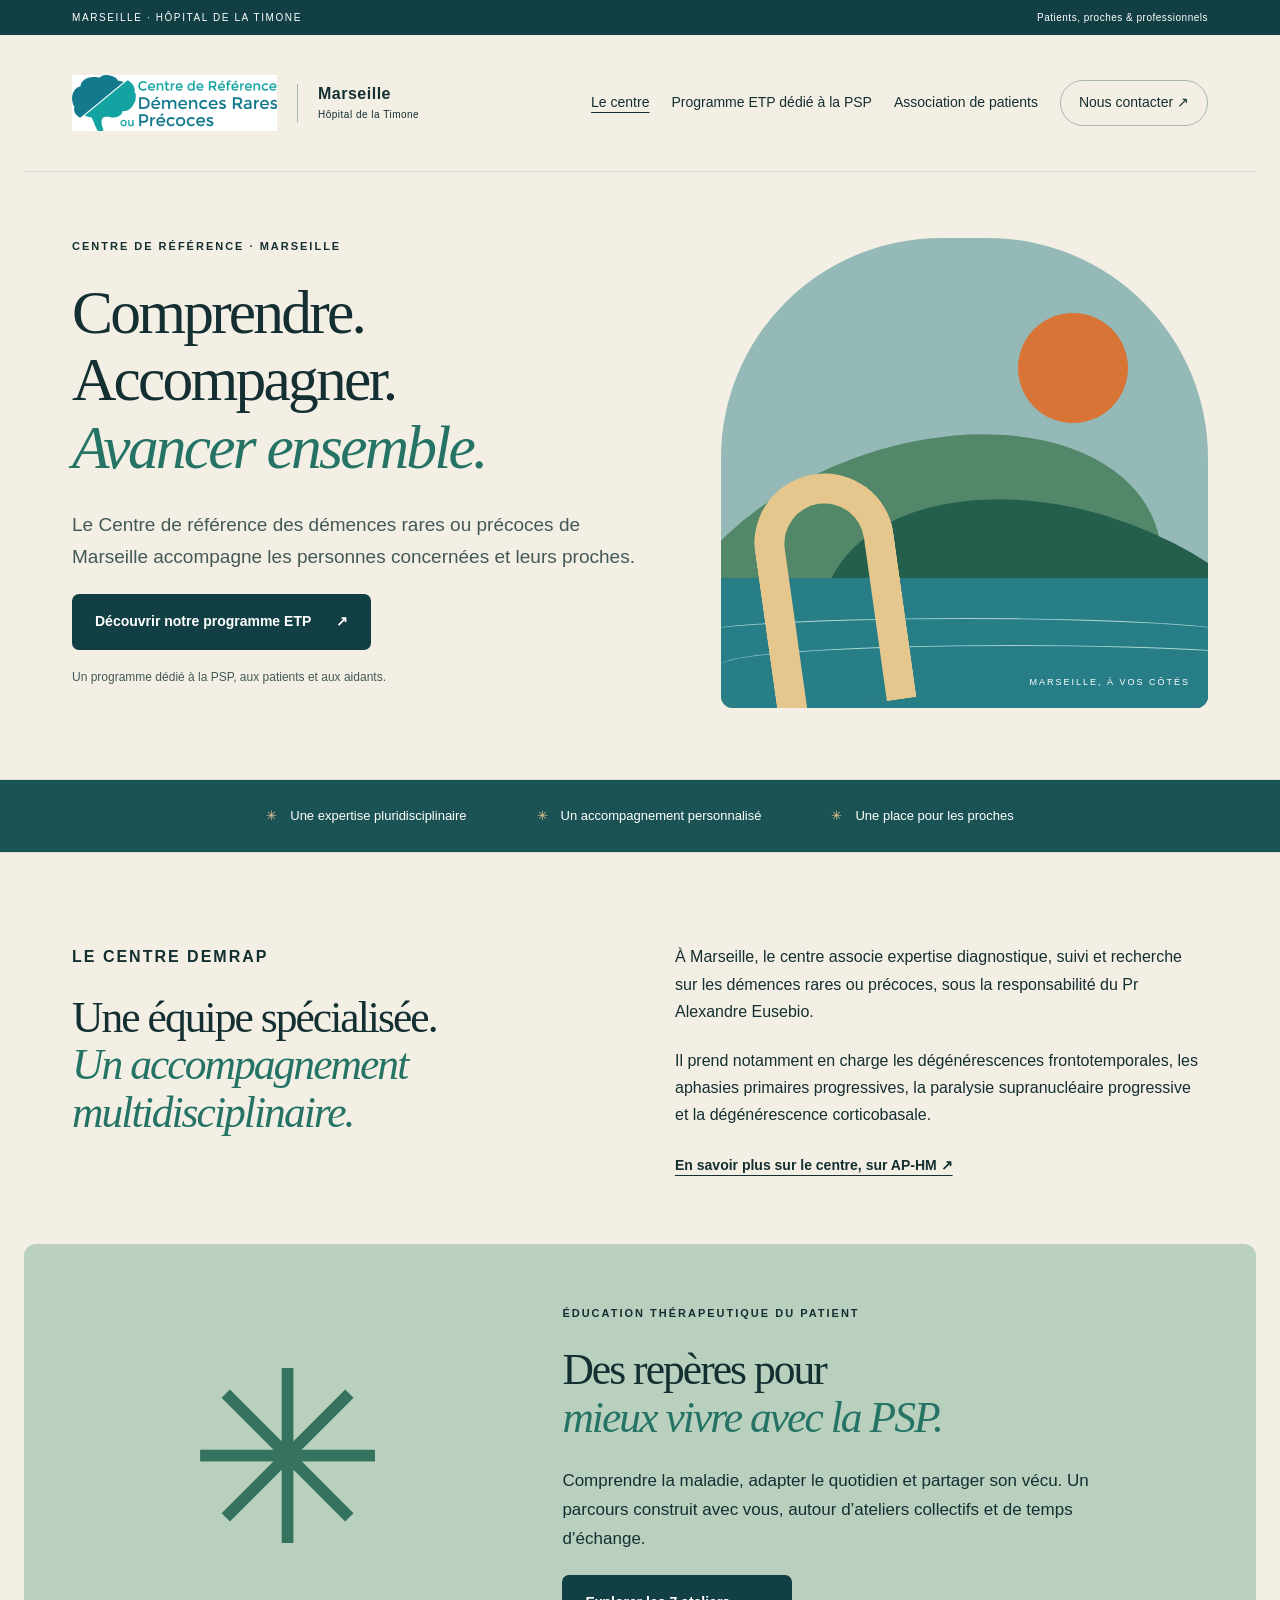
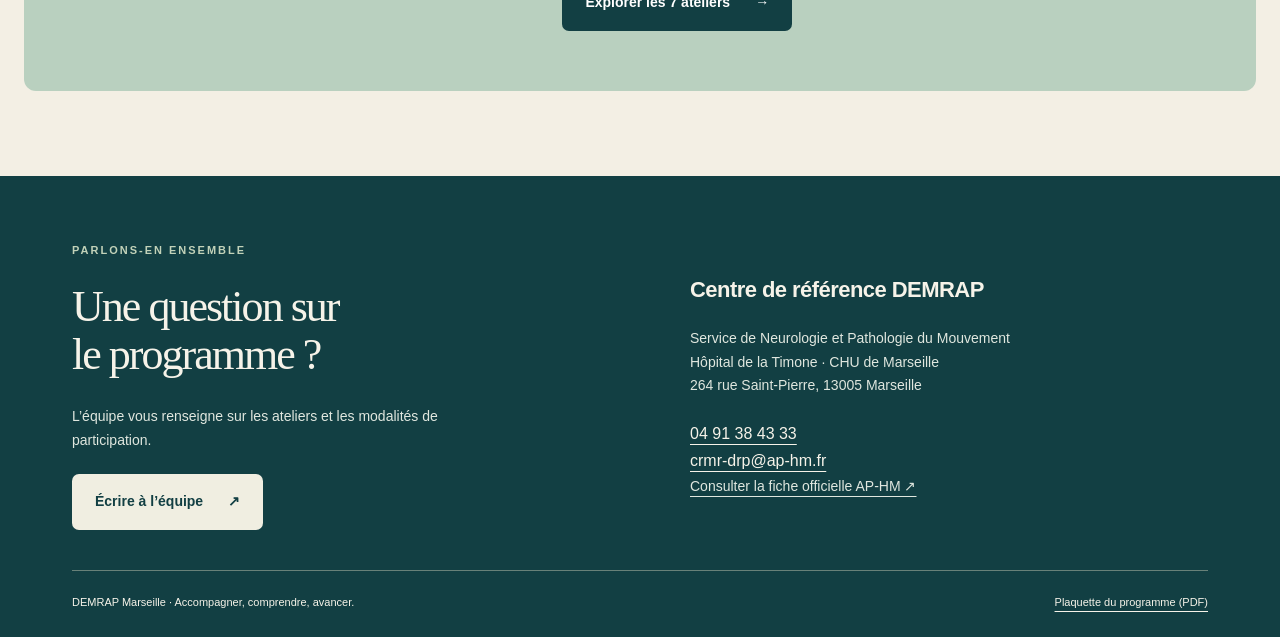
<file: index.html>
<!doctype html><html lang="fr"><head><meta charset="utf-8"><meta name="viewport" content="width=device-width,initial-scale=1"><title>Centre de référence des démences rares ou précoces | DEMRAP Marseille</title><meta name="description" content="Le centre de référence des démences rares ou précoces de Marseille et son programme d’éducation thérapeutique PSP pour les patients et leurs proches."><link rel="icon" href="assets/favicon.svg" type="image/svg+xml"><link rel="stylesheet" href="assets/style.css"><link rel="stylesheet" href="assets/association.css"></head><body><a class="skip" href="#contenu">Aller au contenu</a><div class="topline">MARSEILLE · HÔPITAL DE LA TIMONE <span>Patients, proches & professionnels</span></div><header><a class="brand" href="index.html"><img class="official-logo" src="assets/logo-demrap.png" alt="Centre de référence des démences rares ou précoces"><span class="brand-location">Marseille<span class="brand-sub">Hôpital de la Timone</span></span></a><nav aria-label="Navigation principale"><a aria-current="page" href="index.html">Le centre</a><a  href="programme-etp.html">Programme ETP dédié à la PSP</a><a  href="association-patients.html">Association de patients</a><a class="nav-contact" href="#contact">Nous contacter <span aria-hidden="true">↗</span></a></nav></header><main id="contenu"><section class="hero wrap"><div><p class="eyebrow">CENTRE DE RÉFÉRENCE · MARSEILLE</p><h1>Comprendre.<br>Accompagner.<br><em>Avancer ensemble.</em></h1><p class="lead">Le Centre de référence des démences rares ou précoces de Marseille accompagne les personnes concernées et leurs proches.</p><a class="button" href="programme-etp.html">Découvrir notre programme ETP <span aria-hidden="true">↗</span></a><p class="small">Un programme dédié à la PSP, aux patients et aux aidants.</p></div><div class="art" role="img" aria-label="Illustration abstraite d’un paysage méditerranéen : soleil, collines et mer"><div class="sun"></div><div class="hill hill-back"></div><div class="hill hill-front"></div><div class="sea"></div><div class="wave w1"></div><div class="wave w2"></div><div class="arch"></div><span class="art-caption">MARSEILLE, À VOS CÔTÉS</span></div></section><div class="ribbon"><span>Une expertise pluridisciplinaire</span><span>Un accompagnement personnalisé</span><span>Une place pour les proches</span></div><section class="wrap centre"><div><p class="eyebrow">LE CENTRE DEMRAP</p><h2>Une équipe spécialisée.<br><em>Un accompagnement multidisciplinaire.</em></h2></div><div><p>À Marseille, le centre associe expertise diagnostique, suivi et recherche sur les démences rares ou précoces, sous la responsabilité du Pr Alexandre Eusebio.</p><p>Il prend notamment en charge les dégénérescences frontotemporales, les aphasies primaires progressives, la paralysie supranucléaire progressive et la dégénérescence corticobasale.</p><a class="text-link" href="https://fr.ap-hm.fr/site/maladiesrares/crmr-constitutif-des-demences-rares-ou-precoces" target="_blank" rel="noopener">En savoir plus sur le centre, sur AP-HM ↗</a></div></section><section class="program-feature wrap"><div class="feature-symbol" aria-hidden="true">✳</div><div><p class="eyebrow">ÉDUCATION THÉRAPEUTIQUE DU PATIENT</p><h2>Des repères pour<br><em>mieux vivre avec la PSP.</em></h2><p>Comprendre la maladie, adapter le quotidien et partager son vécu. Un parcours construit avec vous, autour d’ateliers collectifs et de temps d’échange.</p><a class="button" href="programme-etp.html">Explorer les 7 ateliers <span aria-hidden="true">→</span></a></div></section></main><footer id="contact"><div><span class="eyebrow">PARLONS-EN ENSEMBLE</span><h2>Une question sur<br>le programme ?</h2><p>L’équipe vous renseigne sur les ateliers et les modalités de participation.</p><a class="button light" href="mailto:crmr-drp@ap-hm.fr">Écrire à l’équipe <span aria-hidden="true">↗</span></a></div><div class="contact-info"><h3>Centre de référence DEMRAP</h3><p>Service de Neurologie et Pathologie du Mouvement<br>Hôpital de la Timone · CHU de Marseille<br>264 rue Saint-Pierre, 13005 Marseille</p><a href="tel:+33491384333">04 91 38 43 33</a><br><a href="mailto:crmr-drp@ap-hm.fr">crmr-drp@ap-hm.fr</a><p><a href="https://fr.ap-hm.fr/site/maladiesrares/crmr-constitutif-des-demences-rares-ou-precoces" target="_blank" rel="noopener">Consulter la fiche officielle AP-HM ↗</a></p></div><div class="footer-bottom"><span>DEMRAP Marseille · Accompagner, comprendre, avancer.</span><a href="assets/programme-etp-psp.pdf">Plaquette du programme (PDF)</a></div></footer></body></html>
</file>
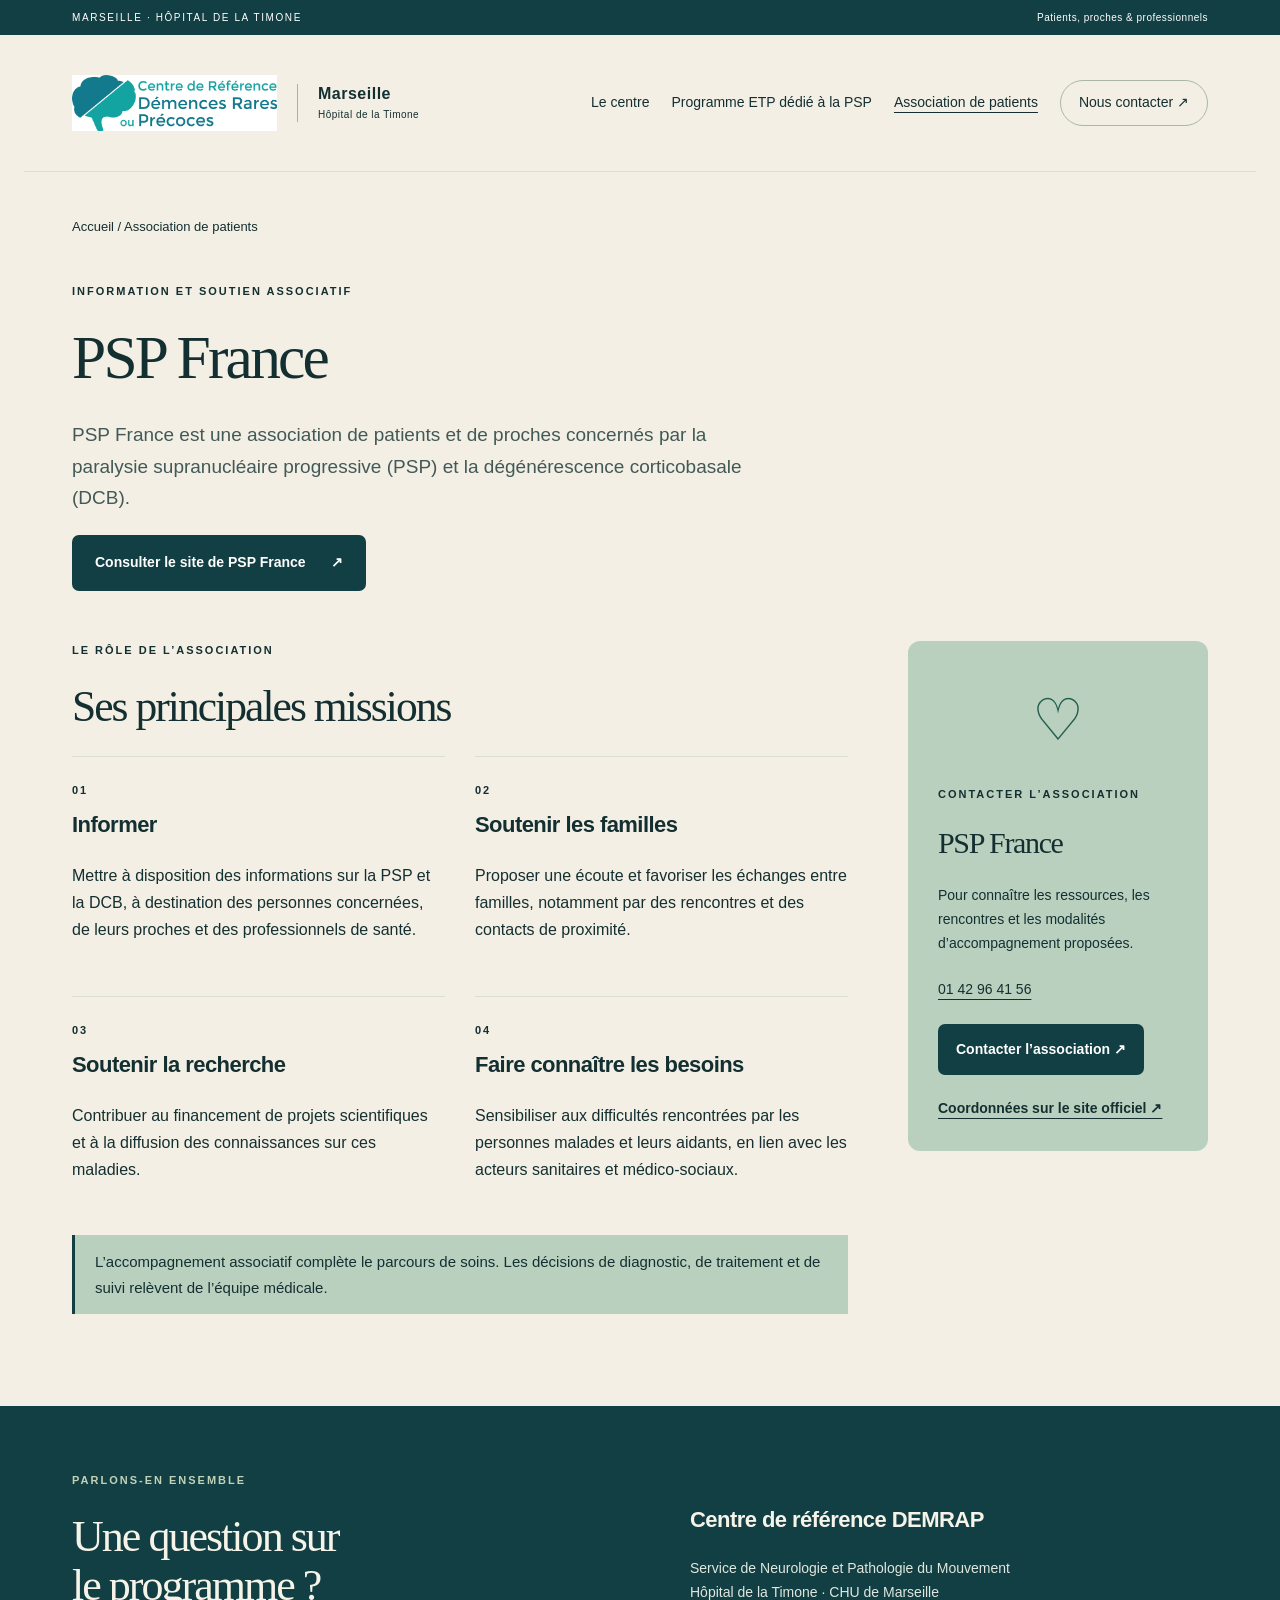
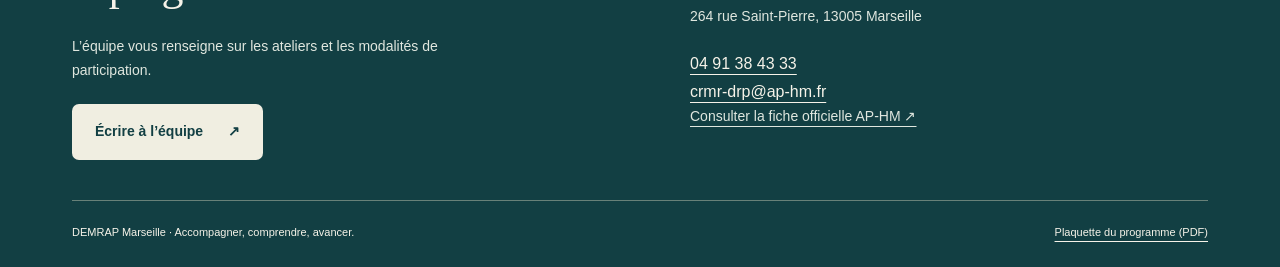
<file: association-patients.html>
<!doctype html><html lang="fr"><head><meta charset="utf-8"><meta name="viewport" content="width=device-width,initial-scale=1"><title>Association de patients · PSP France | DEMRAP Marseille</title><meta name="description" content="Le centre de référence des démences rares ou précoces de Marseille et son programme d’éducation thérapeutique PSP pour les patients et leurs proches."><link rel="icon" href="assets/favicon.svg" type="image/svg+xml"><link rel="stylesheet" href="assets/style.css"><link rel="stylesheet" href="assets/association.css"></head><body><a class="skip" href="#contenu">Aller au contenu</a><div class="topline">MARSEILLE · HÔPITAL DE LA TIMONE <span>Patients, proches & professionnels</span></div><header><a class="brand" href="index.html"><img class="official-logo" src="assets/logo-demrap.png" alt="Centre de référence des démences rares ou précoces"><span class="brand-location">Marseille<span class="brand-sub">Hôpital de la Timone</span></span></a><nav aria-label="Navigation principale"><a  href="index.html">Le centre</a><a  href="programme-etp.html">Programme ETP dédié à la PSP</a><a aria-current="page" href="association-patients.html">Association de patients</a><a class="nav-contact" href="#contact">Nous contacter <span aria-hidden="true">↗</span></a></nav></header><main id="contenu"><section class="page-intro wrap association-intro"><a class="breadcrumb" href="index.html">Accueil / Association de patients</a><p class="eyebrow">INFORMATION ET SOUTIEN ASSOCIATIF</p><h1>PSP France</h1><p class="lead">PSP France est une association de patients et de proches concernés par la paralysie supranucléaire progressive (PSP) et la dégénérescence corticobasale (DCB).</p><a class="button" href="https://pspfrance.org/" target="_blank" rel="noopener noreferrer">Consulter le site de PSP France <span aria-hidden="true">↗</span></a></section>
 <section class="wrap association-layout"><div><p class="eyebrow">LE RÔLE DE L’ASSOCIATION</p><h2>Ses principales missions</h2><div class="mission-grid"><article class="mission"><span class="eyebrow">01</span><h3>Informer</h3><p>Mettre à disposition des informations sur la PSP et la DCB, à destination des personnes concernées, de leurs proches et des professionnels de santé.</p></article><article class="mission"><span class="eyebrow">02</span><h3>Soutenir les familles</h3><p>Proposer une écoute et favoriser les échanges entre familles, notamment par des rencontres et des contacts de proximité.</p></article><article class="mission"><span class="eyebrow">03</span><h3>Soutenir la recherche</h3><p>Contribuer au financement de projets scientifiques et à la diffusion des connaissances sur ces maladies.</p></article><article class="mission"><span class="eyebrow">04</span><h3>Faire connaître les besoins</h3><p>Sensibiliser aux difficultés rencontrées par les personnes malades et leurs aidants, en lien avec les acteurs sanitaires et médico-sociaux.</p></article></div><p class="care-note">L’accompagnement associatif complète le parcours de soins. Les décisions de diagnostic, de traitement et de suivi relèvent de l’équipe médicale.</p></div>
 <aside class="association-card"><span class="aside-symbol" aria-hidden="true">♡</span><p class="eyebrow">CONTACTER L’ASSOCIATION</p><h2>PSP France</h2><p>Pour connaître les ressources, les rencontres et les modalités d’accompagnement proposées.</p><p><a href="tel:+33142964156">01 42 96 41 56</a></p><p><a class="button" href="https://pspfrance.org/contact-fr">Contacter l’association ↗</a></p><a class="text-link" href="https://pspfrance.org/contact-fr" target="_blank" rel="noopener noreferrer">Coordonnées sur le site officiel ↗</a></aside></section>
</main><footer id="contact"><div><span class="eyebrow">PARLONS-EN ENSEMBLE</span><h2>Une question sur<br>le programme ?</h2><p>L’équipe vous renseigne sur les ateliers et les modalités de participation.</p><a class="button light" href="mailto:crmr-drp@ap-hm.fr">Écrire à l’équipe <span aria-hidden="true">↗</span></a></div><div class="contact-info"><h3>Centre de référence DEMRAP</h3><p>Service de Neurologie et Pathologie du Mouvement<br>Hôpital de la Timone · CHU de Marseille<br>264 rue Saint-Pierre, 13005 Marseille</p><a href="tel:+33491384333">04 91 38 43 33</a><br><a href="mailto:crmr-drp@ap-hm.fr">crmr-drp@ap-hm.fr</a><p><a href="https://fr.ap-hm.fr/site/maladiesrares/crmr-constitutif-des-demences-rares-ou-precoces" target="_blank" rel="noopener">Consulter la fiche officielle AP-HM ↗</a></p></div><div class="footer-bottom"><span>DEMRAP Marseille · Accompagner, comprendre, avancer.</span><a href="assets/programme-etp-psp.pdf">Plaquette du programme (PDF)</a></div></footer></body></html>
</file>
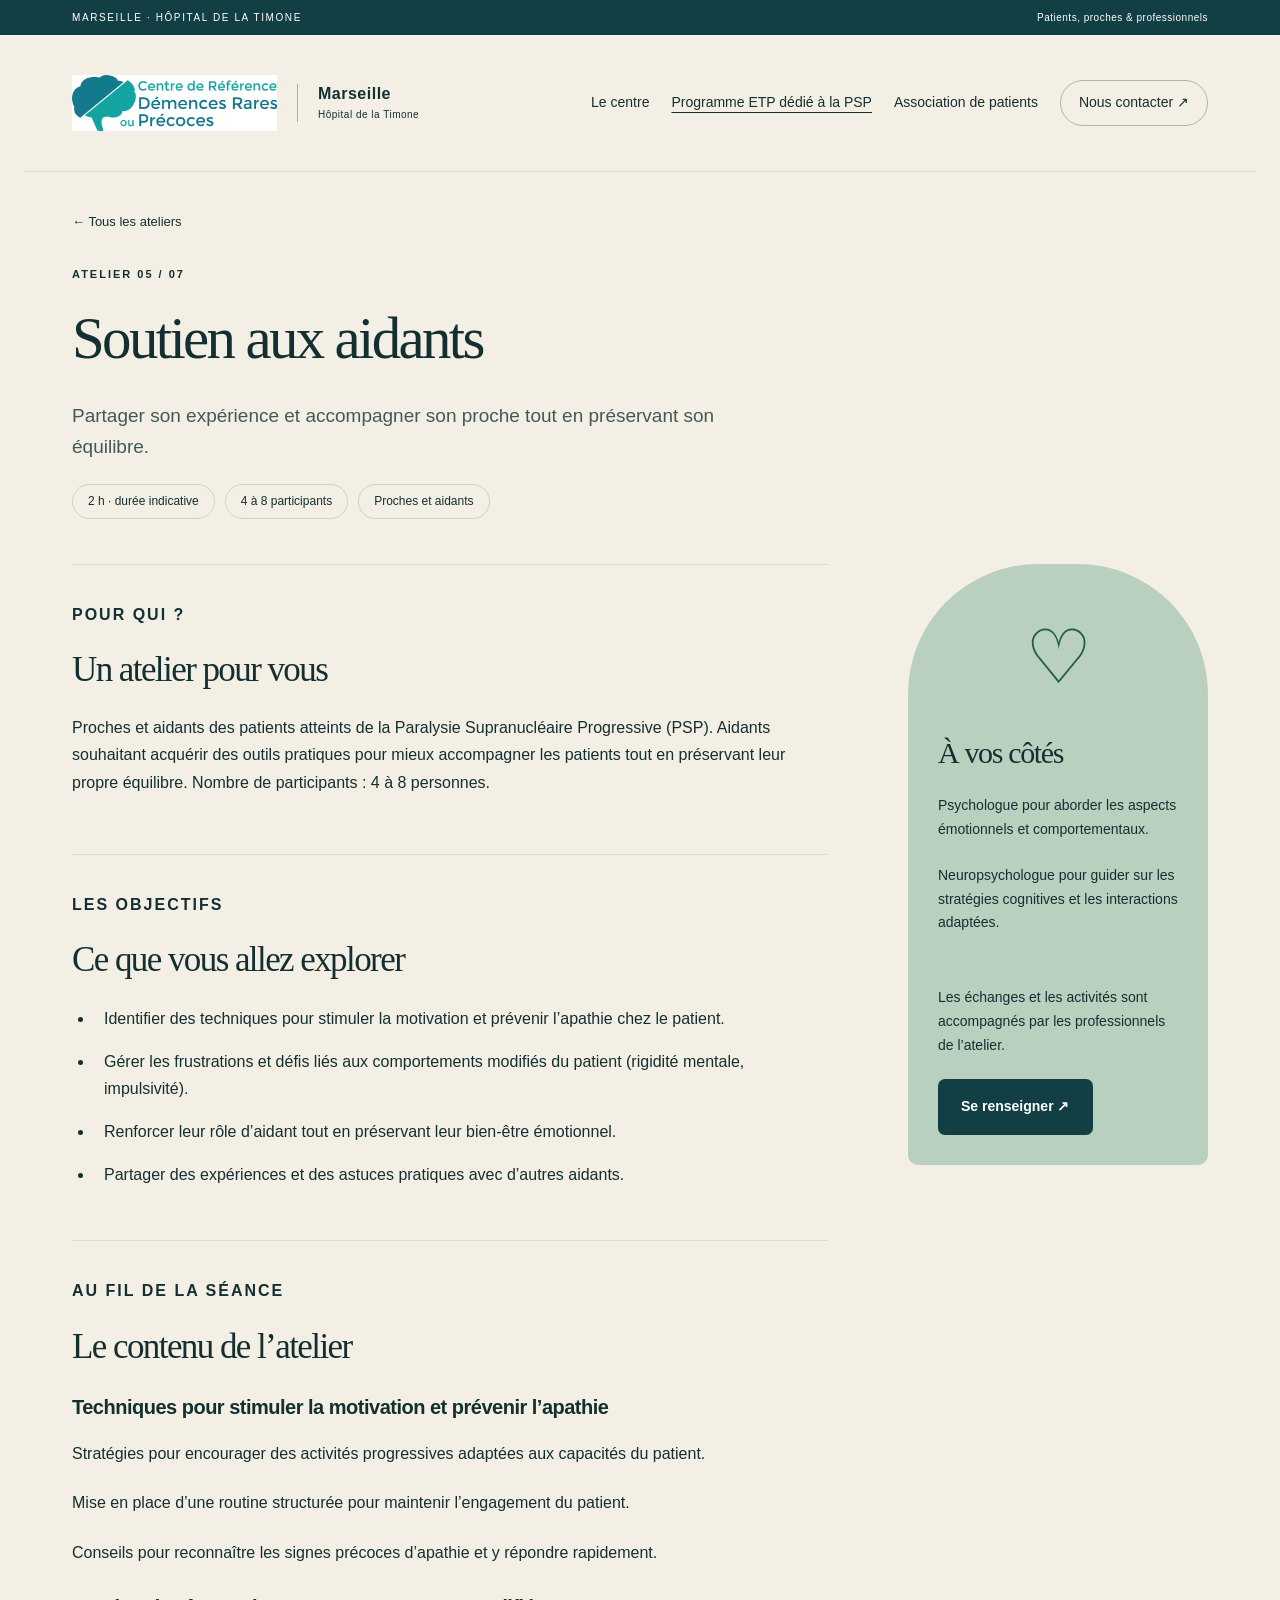
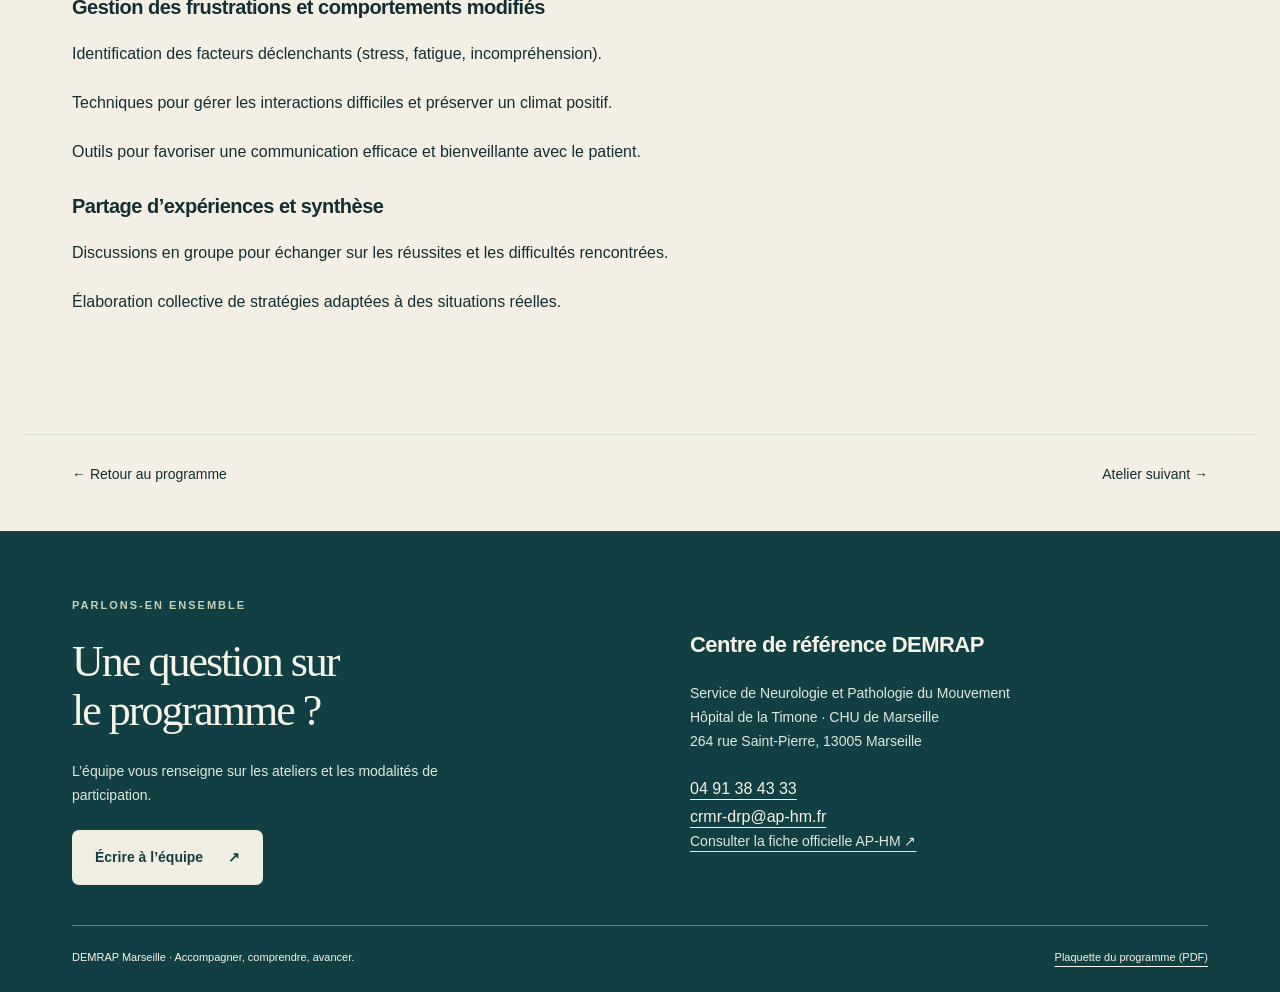
<file: atelier-aidants.html>
<!doctype html><html lang="fr"><head><meta charset="utf-8"><meta name="viewport" content="width=device-width,initial-scale=1"><title>Soutien aux aidants | DEMRAP Marseille</title><meta name="description" content="Le centre de référence des démences rares ou précoces de Marseille et son programme d’éducation thérapeutique PSP pour les patients et leurs proches."><link rel="icon" href="assets/favicon.svg" type="image/svg+xml"><link rel="stylesheet" href="assets/style.css"><link rel="stylesheet" href="assets/association.css"></head><body><a class="skip" href="#contenu">Aller au contenu</a><div class="topline">MARSEILLE · HÔPITAL DE LA TIMONE <span>Patients, proches & professionnels</span></div><header><a class="brand" href="index.html"><img class="official-logo" src="assets/logo-demrap.png" alt="Centre de référence des démences rares ou précoces"><span class="brand-location">Marseille<span class="brand-sub">Hôpital de la Timone</span></span></a><nav aria-label="Navigation principale"><a  href="index.html">Le centre</a><a aria-current="page" href="programme-etp.html">Programme ETP dédié à la PSP</a><a  href="association-patients.html">Association de patients</a><a class="nav-contact" href="#contact">Nous contacter <span aria-hidden="true">↗</span></a></nav></header><main id="contenu"><section class="detail-intro wrap"><a class="breadcrumb" href="programme-etp.html">← Tous les ateliers</a><p class="eyebrow">ATELIER 05 / 07</p><h1>Soutien aux aidants</h1><p class="lead">Partager son expérience et accompagner son proche tout en préservant son équilibre.</p><div class="tags"><span>2 h · durée indicative</span><span>4 à 8 participants</span><span>Proches et aidants</span></div></section><div class="detail-grid wrap"><article><section><p class="eyebrow">POUR QUI ?</p><h2>Un atelier pour vous</h2><p>Proches et aidants des patients atteints de la Paralysie Supranucléaire Progressive (PSP). Aidants souhaitant acquérir des outils pratiques pour mieux accompagner les patients tout en préservant leur propre équilibre. Nombre de participants : 4 à 8 personnes.</p></section><section><p class="eyebrow">LES OBJECTIFS</p><h2>Ce que vous allez explorer</h2><ul class="objectives"><li>Identifier des techniques pour stimuler la motivation et prévenir l’apathie chez le patient.</li><li>Gérer les frustrations et défis liés aux comportements modifiés du patient (rigidité mentale, impulsivité).</li><li>Renforcer leur rôle d’aidant tout en préservant leur bien-être émotionnel.</li><li>Partager des expériences et des astuces pratiques avec d’autres aidants.</li></ul></section><section><p class="eyebrow">AU FIL DE LA SÉANCE</p><h2>Le contenu de l’atelier</h2><h3>Techniques pour stimuler la motivation et prévenir l’apathie</h3><p>Stratégies pour encourager des activités progressives adaptées aux capacités du patient.</p><p>Mise en place d’une routine structurée pour maintenir l’engagement du patient.</p><p>Conseils pour reconnaître les signes précoces d’apathie et y répondre rapidement.</p><h3>Gestion des frustrations et comportements modifiés</h3><p>Identification des facteurs déclenchants (stress, fatigue, incompréhension).</p><p>Techniques pour gérer les interactions difficiles et préserver un climat positif.</p><p>Outils pour favoriser une communication efficace et bienveillante avec le patient.</p><h3>Partage d’expériences et synthèse</h3><p>Discussions en groupe pour échanger sur les réussites et les difficultés rencontrées.</p><p>Élaboration collective de stratégies adaptées à des situations réelles.</p></section></article><aside><div class="aside-symbol" aria-hidden="true">♡</div><h2>À vos côtés</h2><p>Psychologue pour aborder les aspects émotionnels et comportementaux.</p><p>Neuropsychologue pour guider sur les stratégies cognitives et les interactions adaptées.</p><hr><p>Les échanges et les activités sont accompagnés par les professionnels de l’atelier.</p><a class="button" href="#contact">Se renseigner ↗</a></aside></div><nav class="next wrap" aria-label="Autres ateliers"><a href="programme-etp.html">← Retour au programme</a><a href="atelier-droits.html">Atelier suivant →</a></nav></main><footer id="contact"><div><span class="eyebrow">PARLONS-EN ENSEMBLE</span><h2>Une question sur<br>le programme ?</h2><p>L’équipe vous renseigne sur les ateliers et les modalités de participation.</p><a class="button light" href="mailto:crmr-drp@ap-hm.fr">Écrire à l’équipe <span aria-hidden="true">↗</span></a></div><div class="contact-info"><h3>Centre de référence DEMRAP</h3><p>Service de Neurologie et Pathologie du Mouvement<br>Hôpital de la Timone · CHU de Marseille<br>264 rue Saint-Pierre, 13005 Marseille</p><a href="tel:+33491384333">04 91 38 43 33</a><br><a href="mailto:crmr-drp@ap-hm.fr">crmr-drp@ap-hm.fr</a><p><a href="https://fr.ap-hm.fr/site/maladiesrares/crmr-constitutif-des-demences-rares-ou-precoces" target="_blank" rel="noopener">Consulter la fiche officielle AP-HM ↗</a></p></div><div class="footer-bottom"><span>DEMRAP Marseille · Accompagner, comprendre, avancer.</span><a href="assets/programme-etp-psp.pdf">Plaquette du programme (PDF)</a></div></footer></body></html>
</file>
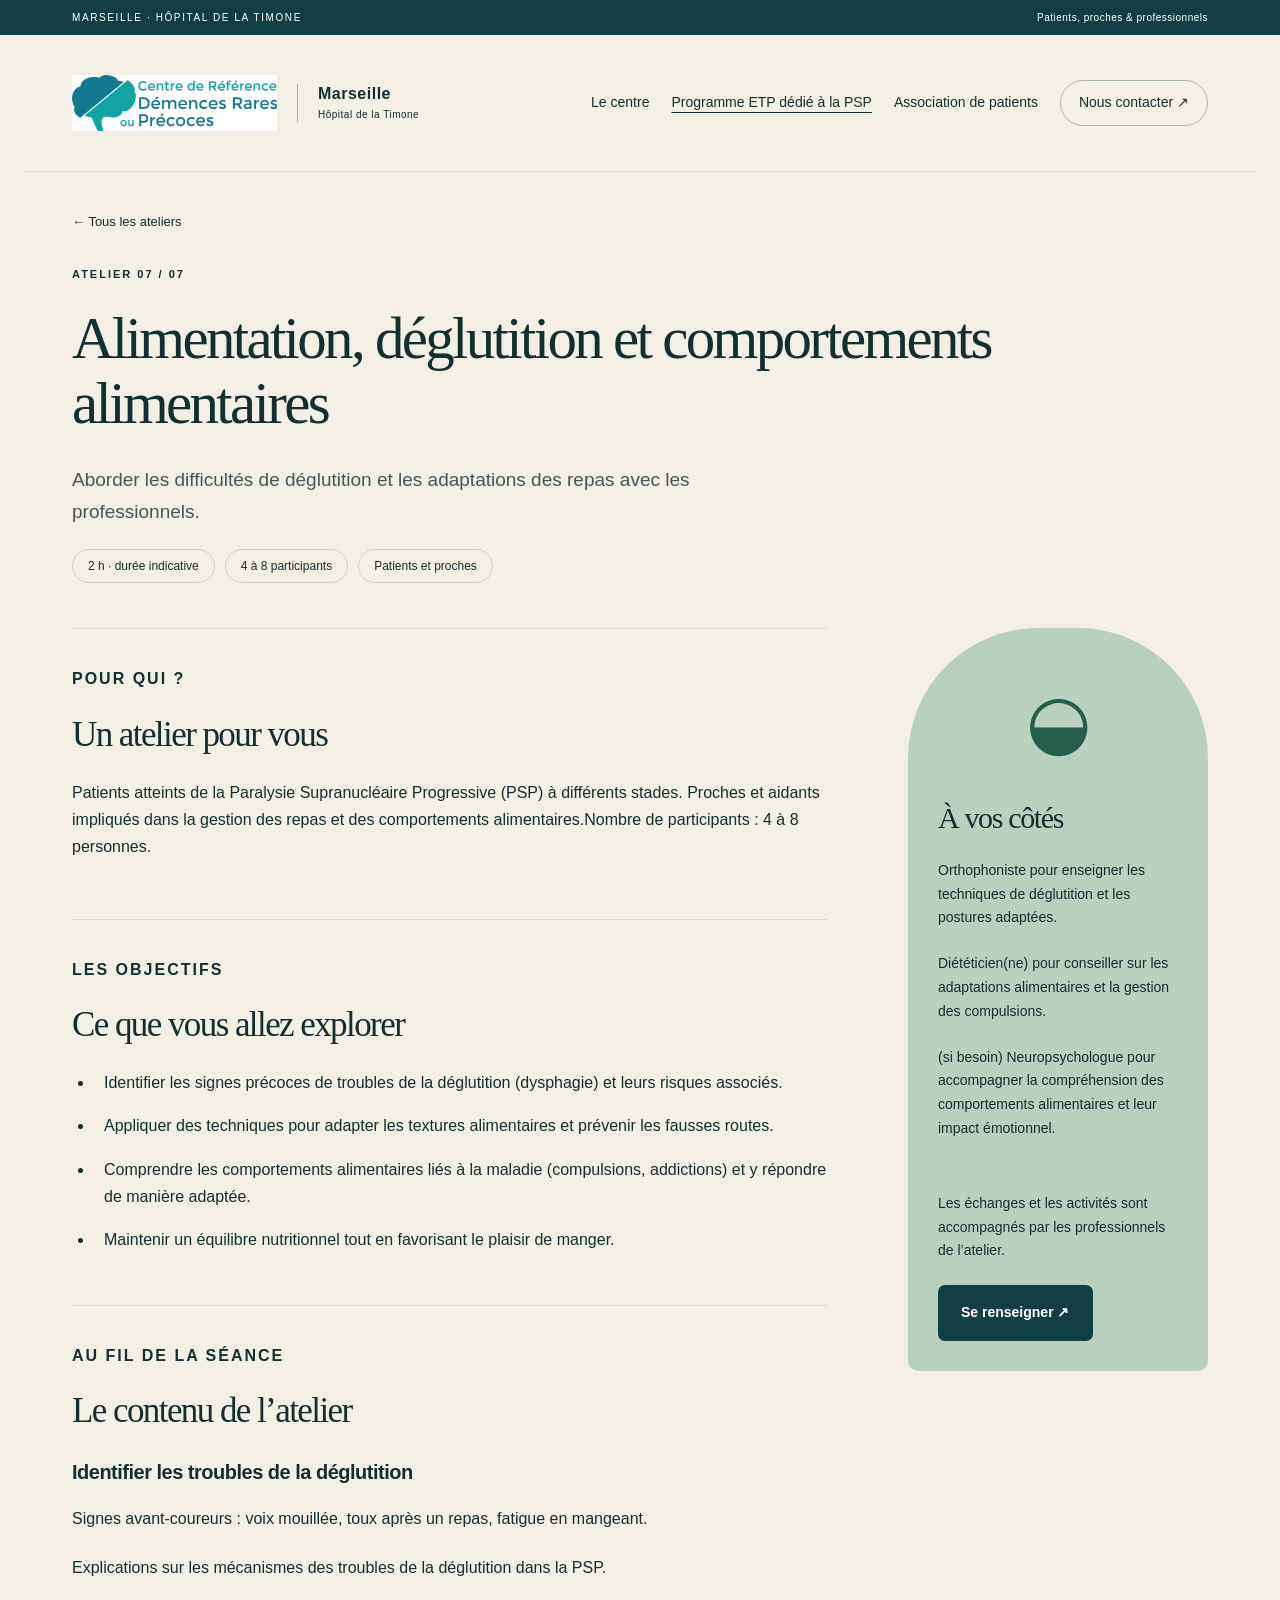
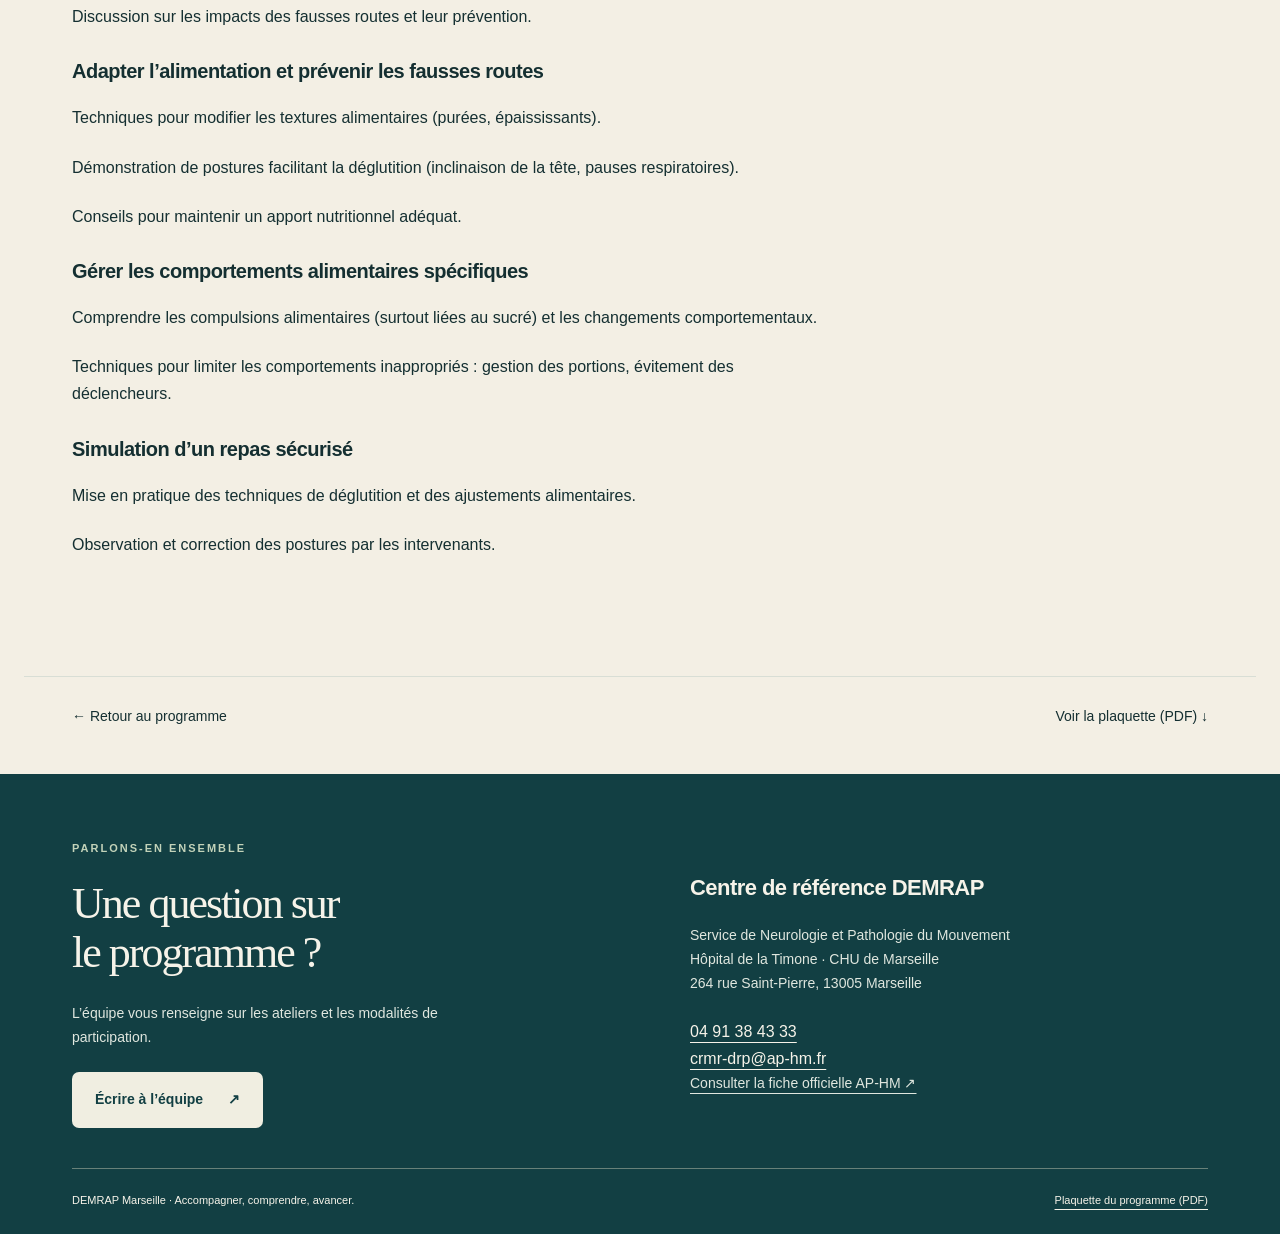
<file: atelier-alimentation.html>
<!doctype html><html lang="fr"><head><meta charset="utf-8"><meta name="viewport" content="width=device-width,initial-scale=1"><title>Alimentation, déglutition et comportements alimentaires | DEMRAP Marseille</title><meta name="description" content="Le centre de référence des démences rares ou précoces de Marseille et son programme d’éducation thérapeutique PSP pour les patients et leurs proches."><link rel="icon" href="assets/favicon.svg" type="image/svg+xml"><link rel="stylesheet" href="assets/style.css"><link rel="stylesheet" href="assets/association.css"></head><body><a class="skip" href="#contenu">Aller au contenu</a><div class="topline">MARSEILLE · HÔPITAL DE LA TIMONE <span>Patients, proches & professionnels</span></div><header><a class="brand" href="index.html"><img class="official-logo" src="assets/logo-demrap.png" alt="Centre de référence des démences rares ou précoces"><span class="brand-location">Marseille<span class="brand-sub">Hôpital de la Timone</span></span></a><nav aria-label="Navigation principale"><a  href="index.html">Le centre</a><a aria-current="page" href="programme-etp.html">Programme ETP dédié à la PSP</a><a  href="association-patients.html">Association de patients</a><a class="nav-contact" href="#contact">Nous contacter <span aria-hidden="true">↗</span></a></nav></header><main id="contenu"><section class="detail-intro wrap"><a class="breadcrumb" href="programme-etp.html">← Tous les ateliers</a><p class="eyebrow">ATELIER 07 / 07</p><h1>Alimentation, déglutition et comportements alimentaires</h1><p class="lead">Aborder les difficultés de déglutition et les adaptations des repas avec les professionnels.</p><div class="tags"><span>2 h · durée indicative</span><span>4 à 8 participants</span><span>Patients et proches</span></div></section><div class="detail-grid wrap"><article><section><p class="eyebrow">POUR QUI ?</p><h2>Un atelier pour vous</h2><p>Patients atteints de la Paralysie Supranucléaire Progressive (PSP) à différents stades. Proches et aidants impliqués dans la gestion des repas et des comportements alimentaires.Nombre de participants : 4 à 8 personnes.</p></section><section><p class="eyebrow">LES OBJECTIFS</p><h2>Ce que vous allez explorer</h2><ul class="objectives"><li>Identifier les signes précoces de troubles de la déglutition (dysphagie) et leurs risques associés.</li><li>Appliquer des techniques pour adapter les textures alimentaires et prévenir les fausses routes.</li><li>Comprendre les comportements alimentaires liés à la maladie (compulsions, addictions) et y répondre de manière adaptée.</li><li>Maintenir un équilibre nutritionnel tout en favorisant le plaisir de manger.</li></ul></section><section><p class="eyebrow">AU FIL DE LA SÉANCE</p><h2>Le contenu de l’atelier</h2><h3>Identifier les troubles de la déglutition</h3><p>Signes avant-coureurs : voix mouillée, toux après un repas, fatigue en mangeant.</p><p>Explications sur les mécanismes des troubles de la déglutition dans la PSP.</p><p>Discussion sur les impacts des fausses routes et leur prévention.</p><h3>Adapter l’alimentation et prévenir les fausses routes</h3><p>Techniques pour modifier les textures alimentaires (purées, épaississants).</p><p>Démonstration de postures facilitant la déglutition (inclinaison de la tête, pauses respiratoires).</p><p>Conseils pour maintenir un apport nutritionnel adéquat.</p><h3>Gérer les comportements alimentaires spécifiques</h3><p>Comprendre les compulsions alimentaires (surtout liées au sucré) et les changements comportementaux.</p><p>Techniques pour limiter les comportements inappropriés : gestion des portions, évitement des déclencheurs.</p><h3>Simulation d’un repas sécurisé</h3><p>Mise en pratique des techniques de déglutition et des ajustements alimentaires.</p><p>Observation et correction des postures par les intervenants.</p></section></article><aside><div class="aside-symbol" aria-hidden="true">◒</div><h2>À vos côtés</h2><p>Orthophoniste pour enseigner les techniques de déglutition et les postures adaptées.</p><p>Diététicien(ne) pour conseiller sur les adaptations alimentaires et la gestion des compulsions.</p><p>(si besoin) Neuropsychologue pour accompagner la compréhension des comportements alimentaires et leur impact émotionnel.</p><hr><p>Les échanges et les activités sont accompagnés par les professionnels de l’atelier.</p><a class="button" href="#contact">Se renseigner ↗</a></aside></div><nav class="next wrap" aria-label="Autres ateliers"><a href="programme-etp.html">← Retour au programme</a><a href="assets/programme-etp-psp.pdf">Voir la plaquette (PDF) ↓</a></nav></main><footer id="contact"><div><span class="eyebrow">PARLONS-EN ENSEMBLE</span><h2>Une question sur<br>le programme ?</h2><p>L’équipe vous renseigne sur les ateliers et les modalités de participation.</p><a class="button light" href="mailto:crmr-drp@ap-hm.fr">Écrire à l’équipe <span aria-hidden="true">↗</span></a></div><div class="contact-info"><h3>Centre de référence DEMRAP</h3><p>Service de Neurologie et Pathologie du Mouvement<br>Hôpital de la Timone · CHU de Marseille<br>264 rue Saint-Pierre, 13005 Marseille</p><a href="tel:+33491384333">04 91 38 43 33</a><br><a href="mailto:crmr-drp@ap-hm.fr">crmr-drp@ap-hm.fr</a><p><a href="https://fr.ap-hm.fr/site/maladiesrares/crmr-constitutif-des-demences-rares-ou-precoces" target="_blank" rel="noopener">Consulter la fiche officielle AP-HM ↗</a></p></div><div class="footer-bottom"><span>DEMRAP Marseille · Accompagner, comprendre, avancer.</span><a href="assets/programme-etp-psp.pdf">Plaquette du programme (PDF)</a></div></footer></body></html>
</file>
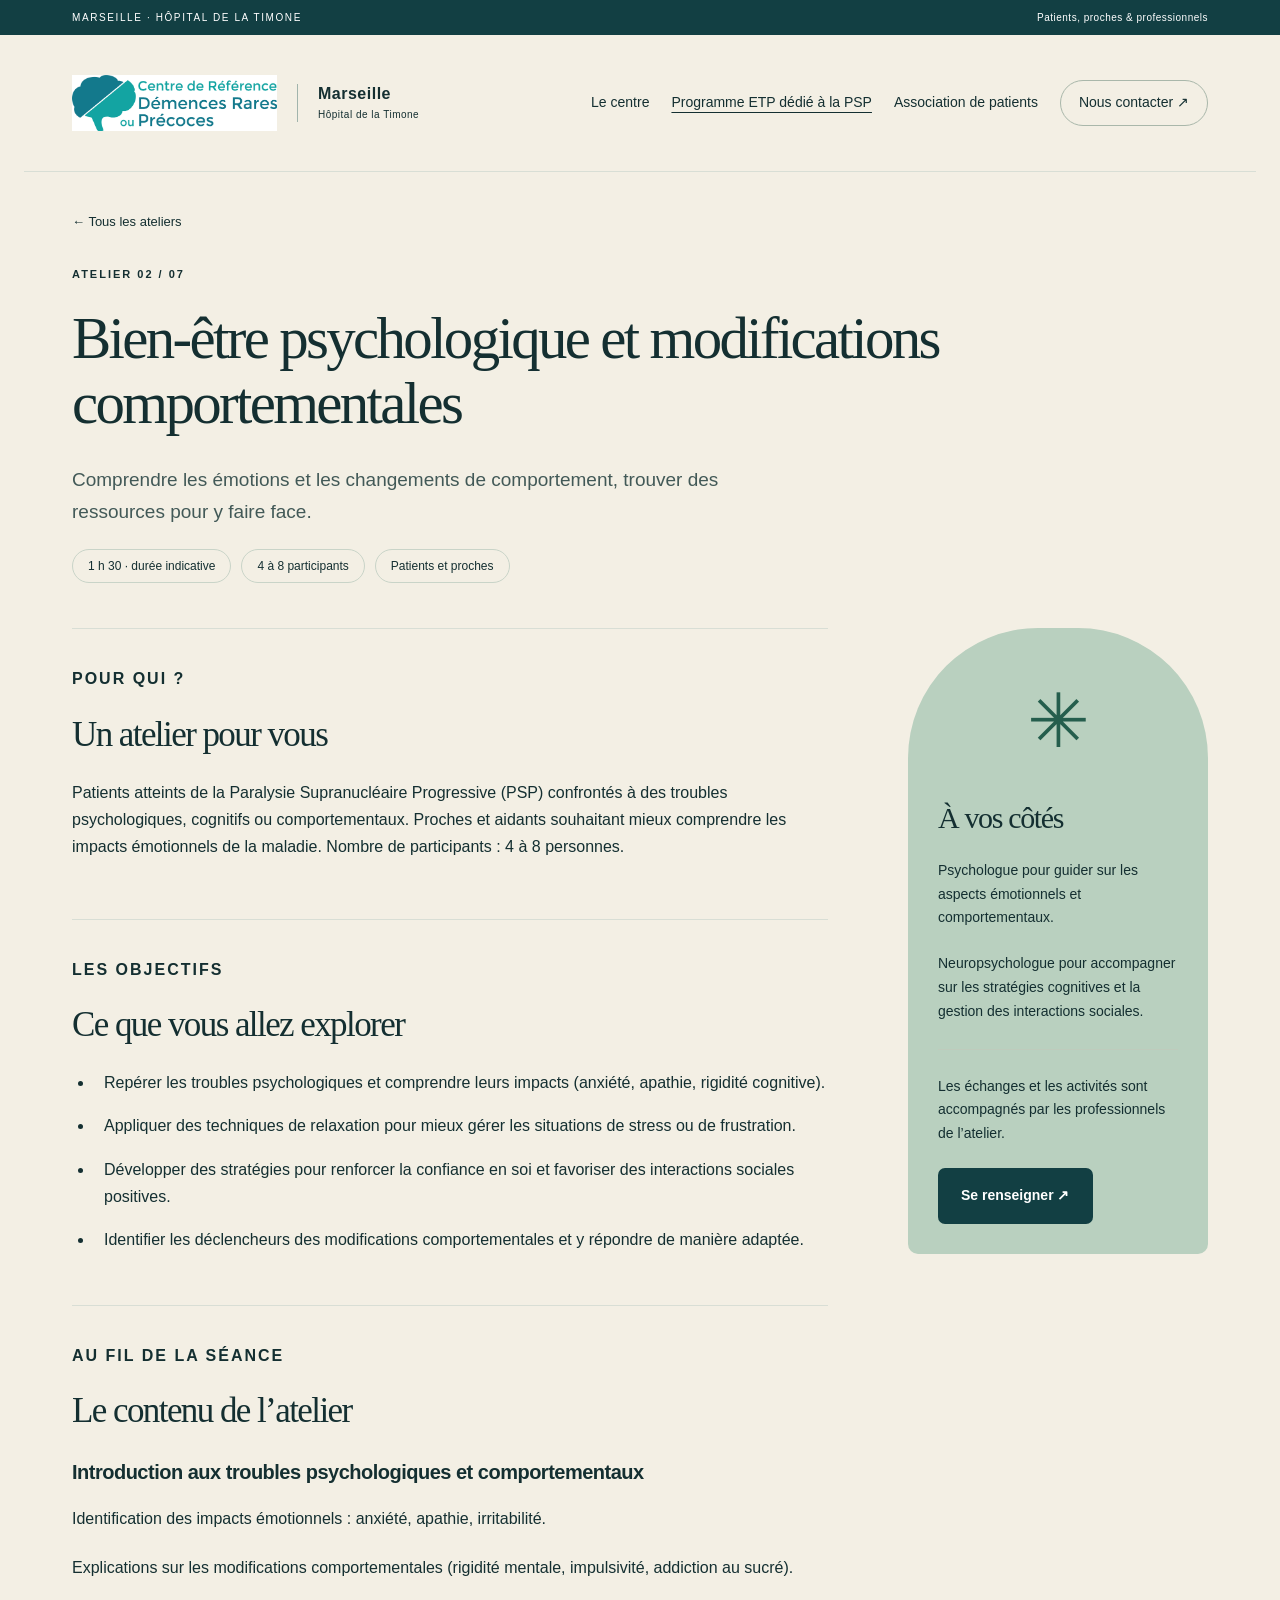
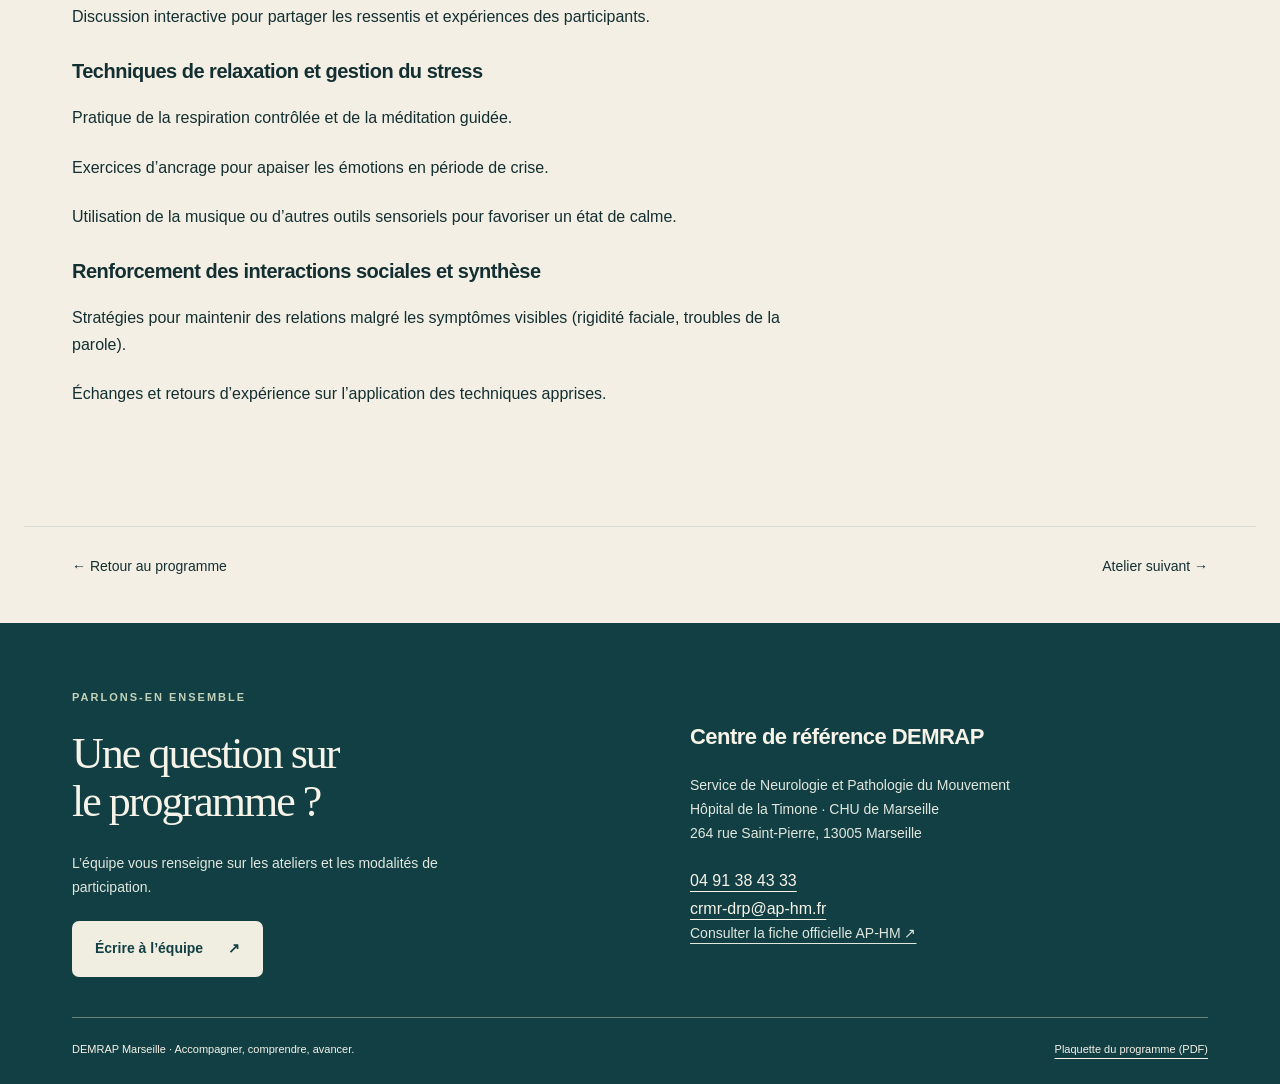
<file: atelier-bien-etre.html>
<!doctype html><html lang="fr"><head><meta charset="utf-8"><meta name="viewport" content="width=device-width,initial-scale=1"><title>Bien-être psychologique et modifications comportementales | DEMRAP Marseille</title><meta name="description" content="Le centre de référence des démences rares ou précoces de Marseille et son programme d’éducation thérapeutique PSP pour les patients et leurs proches."><link rel="icon" href="assets/favicon.svg" type="image/svg+xml"><link rel="stylesheet" href="assets/style.css"><link rel="stylesheet" href="assets/association.css"></head><body><a class="skip" href="#contenu">Aller au contenu</a><div class="topline">MARSEILLE · HÔPITAL DE LA TIMONE <span>Patients, proches & professionnels</span></div><header><a class="brand" href="index.html"><img class="official-logo" src="assets/logo-demrap.png" alt="Centre de référence des démences rares ou précoces"><span class="brand-location">Marseille<span class="brand-sub">Hôpital de la Timone</span></span></a><nav aria-label="Navigation principale"><a  href="index.html">Le centre</a><a aria-current="page" href="programme-etp.html">Programme ETP dédié à la PSP</a><a  href="association-patients.html">Association de patients</a><a class="nav-contact" href="#contact">Nous contacter <span aria-hidden="true">↗</span></a></nav></header><main id="contenu"><section class="detail-intro wrap"><a class="breadcrumb" href="programme-etp.html">← Tous les ateliers</a><p class="eyebrow">ATELIER 02 / 07</p><h1>Bien-être psychologique et modifications comportementales</h1><p class="lead">Comprendre les émotions et les changements de comportement, trouver des ressources pour y faire face.</p><div class="tags"><span>1 h 30 · durée indicative</span><span>4 à 8 participants</span><span>Patients et proches</span></div></section><div class="detail-grid wrap"><article><section><p class="eyebrow">POUR QUI ?</p><h2>Un atelier pour vous</h2><p>Patients atteints de la Paralysie Supranucléaire Progressive (PSP) confrontés à des troubles psychologiques, cognitifs ou comportementaux. Proches et aidants souhaitant mieux comprendre les impacts émotionnels de la maladie. Nombre de participants : 4 à 8 personnes.</p></section><section><p class="eyebrow">LES OBJECTIFS</p><h2>Ce que vous allez explorer</h2><ul class="objectives"><li>Repérer les troubles psychologiques et comprendre leurs impacts (anxiété, apathie, rigidité cognitive).</li><li>Appliquer des techniques de relaxation pour mieux gérer les situations de stress ou de frustration.</li><li>Développer des stratégies pour renforcer la confiance en soi et favoriser des interactions sociales positives.</li><li>Identifier les déclencheurs des modifications comportementales et y répondre de manière adaptée.</li></ul></section><section><p class="eyebrow">AU FIL DE LA SÉANCE</p><h2>Le contenu de l’atelier</h2><h3>Introduction aux troubles psychologiques et comportementaux</h3><p>Identification des impacts émotionnels : anxiété, apathie, irritabilité.</p><p>Explications sur les modifications comportementales (rigidité mentale, impulsivité, addiction au sucré).</p><p>Discussion interactive pour partager les ressentis et expériences des participants.</p><h3>Techniques de relaxation et gestion du stress</h3><p>Pratique de la respiration contrôlée et de la méditation guidée.</p><p>Exercices d’ancrage pour apaiser les émotions en période de crise.</p><p>Utilisation de la musique ou d’autres outils sensoriels pour favoriser un état de calme.</p><h3>Renforcement des interactions sociales et synthèse</h3><p>Stratégies pour maintenir des relations malgré les symptômes visibles (rigidité faciale, troubles de la parole).</p><p>Échanges et retours d’expérience sur l’application des techniques apprises.</p></section></article><aside><div class="aside-symbol" aria-hidden="true">✳</div><h2>À vos côtés</h2><p>Psychologue pour guider sur les aspects émotionnels et comportementaux.</p><p>Neuropsychologue pour accompagner sur les stratégies cognitives et la gestion des interactions sociales.</p><hr><p>Les échanges et les activités sont accompagnés par les professionnels de l’atelier.</p><a class="button" href="#contact">Se renseigner ↗</a></aside></div><nav class="next wrap" aria-label="Autres ateliers"><a href="programme-etp.html">← Retour au programme</a><a href="atelier-mobilite.html">Atelier suivant →</a></nav></main><footer id="contact"><div><span class="eyebrow">PARLONS-EN ENSEMBLE</span><h2>Une question sur<br>le programme ?</h2><p>L’équipe vous renseigne sur les ateliers et les modalités de participation.</p><a class="button light" href="mailto:crmr-drp@ap-hm.fr">Écrire à l’équipe <span aria-hidden="true">↗</span></a></div><div class="contact-info"><h3>Centre de référence DEMRAP</h3><p>Service de Neurologie et Pathologie du Mouvement<br>Hôpital de la Timone · CHU de Marseille<br>264 rue Saint-Pierre, 13005 Marseille</p><a href="tel:+33491384333">04 91 38 43 33</a><br><a href="mailto:crmr-drp@ap-hm.fr">crmr-drp@ap-hm.fr</a><p><a href="https://fr.ap-hm.fr/site/maladiesrares/crmr-constitutif-des-demences-rares-ou-precoces" target="_blank" rel="noopener">Consulter la fiche officielle AP-HM ↗</a></p></div><div class="footer-bottom"><span>DEMRAP Marseille · Accompagner, comprendre, avancer.</span><a href="assets/programme-etp-psp.pdf">Plaquette du programme (PDF)</a></div></footer></body></html>
</file>
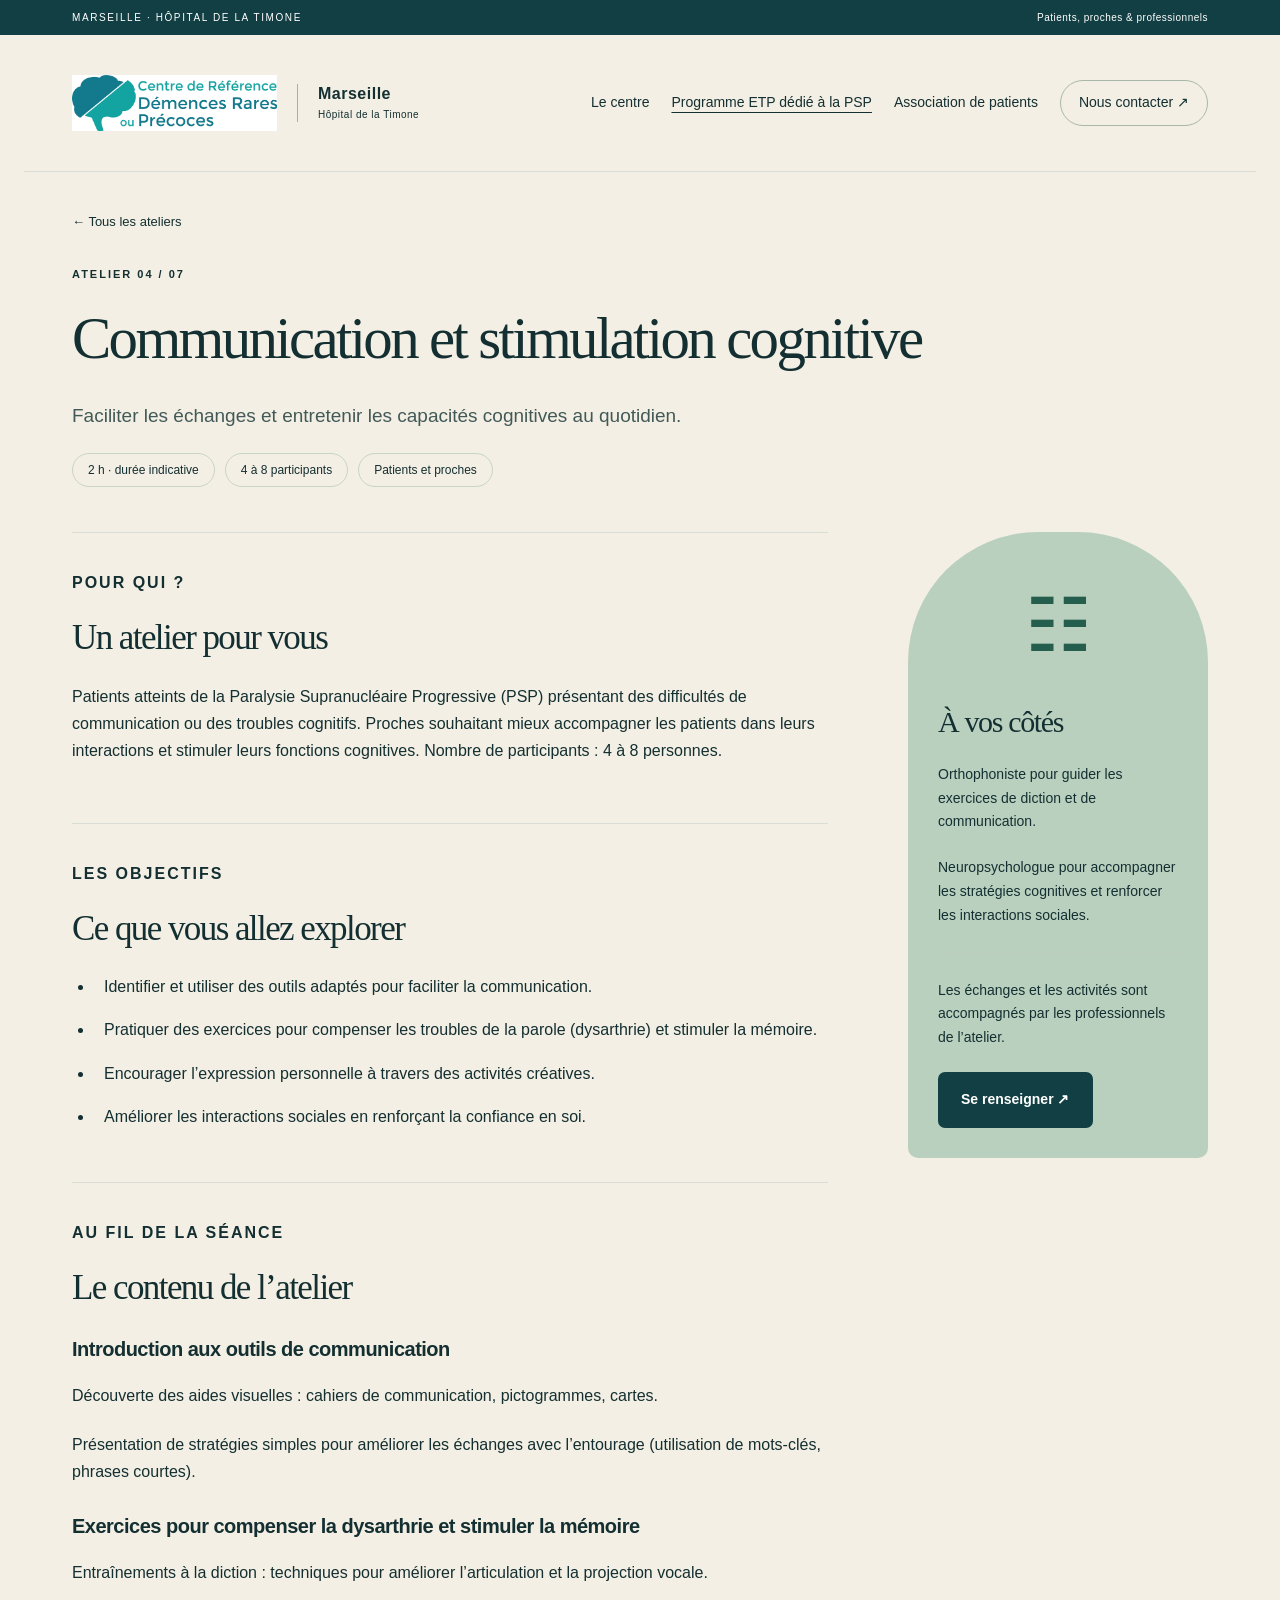
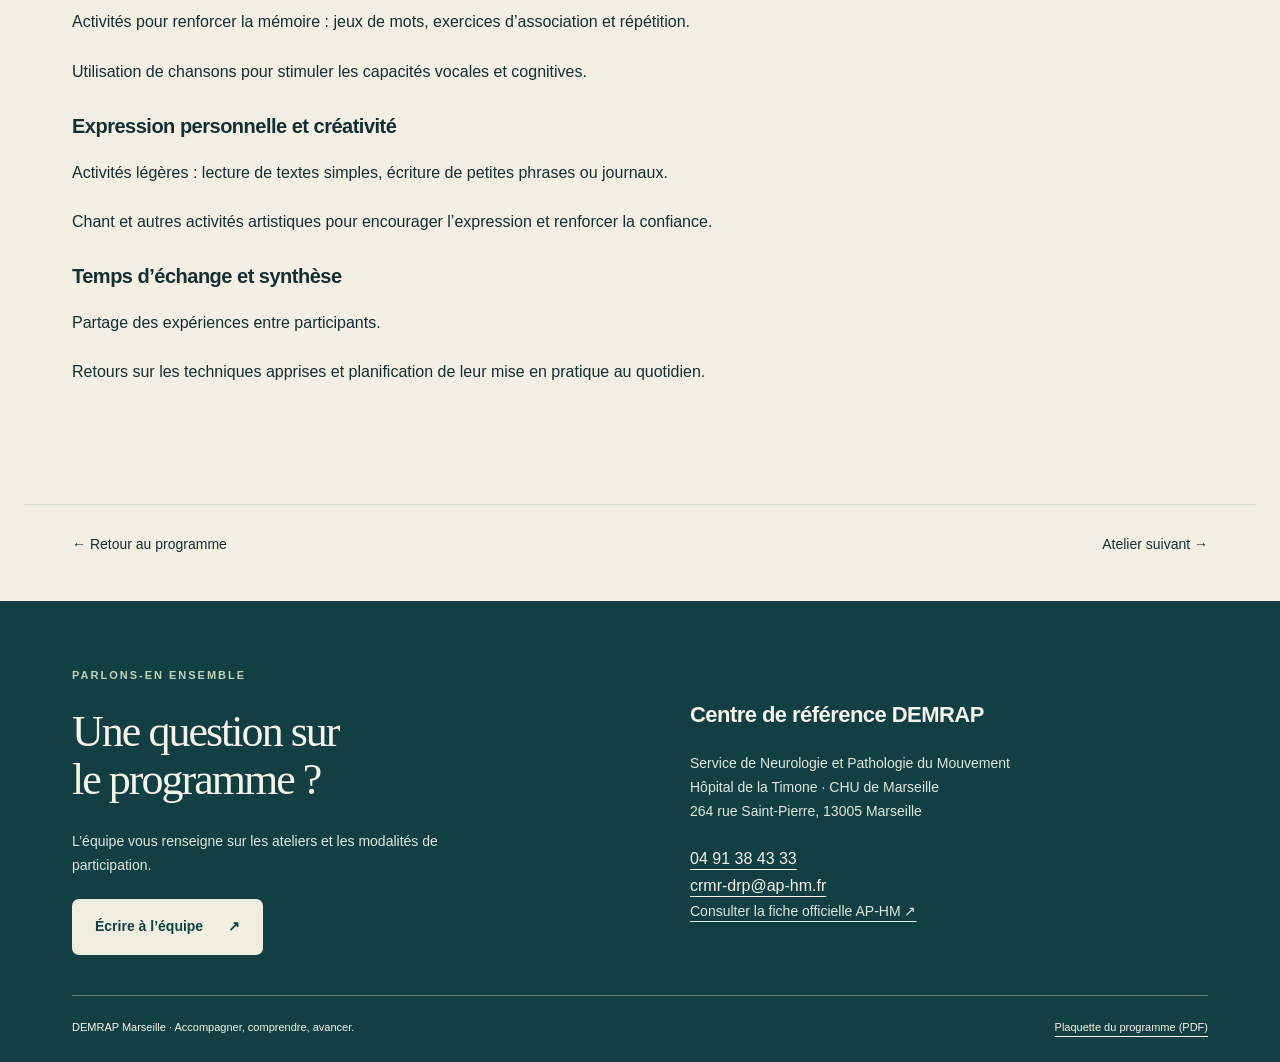
<file: atelier-communication.html>
<!doctype html><html lang="fr"><head><meta charset="utf-8"><meta name="viewport" content="width=device-width,initial-scale=1"><title>Communication et stimulation cognitive | DEMRAP Marseille</title><meta name="description" content="Le centre de référence des démences rares ou précoces de Marseille et son programme d’éducation thérapeutique PSP pour les patients et leurs proches."><link rel="icon" href="assets/favicon.svg" type="image/svg+xml"><link rel="stylesheet" href="assets/style.css"><link rel="stylesheet" href="assets/association.css"></head><body><a class="skip" href="#contenu">Aller au contenu</a><div class="topline">MARSEILLE · HÔPITAL DE LA TIMONE <span>Patients, proches & professionnels</span></div><header><a class="brand" href="index.html"><img class="official-logo" src="assets/logo-demrap.png" alt="Centre de référence des démences rares ou précoces"><span class="brand-location">Marseille<span class="brand-sub">Hôpital de la Timone</span></span></a><nav aria-label="Navigation principale"><a  href="index.html">Le centre</a><a aria-current="page" href="programme-etp.html">Programme ETP dédié à la PSP</a><a  href="association-patients.html">Association de patients</a><a class="nav-contact" href="#contact">Nous contacter <span aria-hidden="true">↗</span></a></nav></header><main id="contenu"><section class="detail-intro wrap"><a class="breadcrumb" href="programme-etp.html">← Tous les ateliers</a><p class="eyebrow">ATELIER 04 / 07</p><h1>Communication et stimulation cognitive</h1><p class="lead">Faciliter les échanges et entretenir les capacités cognitives au quotidien.</p><div class="tags"><span>2 h · durée indicative</span><span>4 à 8 participants</span><span>Patients et proches</span></div></section><div class="detail-grid wrap"><article><section><p class="eyebrow">POUR QUI ?</p><h2>Un atelier pour vous</h2><p>Patients atteints de la Paralysie Supranucléaire Progressive (PSP) présentant des difficultés de communication ou des troubles cognitifs. Proches souhaitant mieux accompagner les patients dans leurs interactions et stimuler leurs fonctions cognitives. Nombre de participants : 4 à 8 personnes.</p></section><section><p class="eyebrow">LES OBJECTIFS</p><h2>Ce que vous allez explorer</h2><ul class="objectives"><li>Identifier et utiliser des outils adaptés pour faciliter la communication.</li><li>Pratiquer des exercices pour compenser les troubles de la parole (dysarthrie) et stimuler la mémoire.</li><li>Encourager l’expression personnelle à travers des activités créatives.</li><li>Améliorer les interactions sociales en renforçant la confiance en soi.</li></ul></section><section><p class="eyebrow">AU FIL DE LA SÉANCE</p><h2>Le contenu de l’atelier</h2><h3>Introduction aux outils de communication</h3><p>Découverte des aides visuelles : cahiers de communication, pictogrammes, cartes.</p><p>Présentation de stratégies simples pour améliorer les échanges avec l’entourage (utilisation de mots-clés, phrases courtes).</p><h3>Exercices pour compenser la dysarthrie et stimuler la mémoire</h3><p>Entraînements à la diction : techniques pour améliorer l’articulation et la projection vocale.</p><p>Activités pour renforcer la mémoire : jeux de mots, exercices d’association et répétition.</p><p>Utilisation de chansons pour stimuler les capacités vocales et cognitives.</p><h3>Expression personnelle et créativité</h3><p>Activités légères : lecture de textes simples, écriture de petites phrases ou journaux.</p><p>Chant et autres activités artistiques pour encourager l’expression et renforcer la confiance.</p><h3>Temps d’échange et synthèse</h3><p>Partage des expériences entre participants.</p><p>Retours sur les techniques apprises et planification de leur mise en pratique au quotidien.</p></section></article><aside><div class="aside-symbol" aria-hidden="true">☷</div><h2>À vos côtés</h2><p>Orthophoniste pour guider les exercices de diction et de communication.</p><p>Neuropsychologue pour accompagner les stratégies cognitives et renforcer les interactions sociales.</p><hr><p>Les échanges et les activités sont accompagnés par les professionnels de l’atelier.</p><a class="button" href="#contact">Se renseigner ↗</a></aside></div><nav class="next wrap" aria-label="Autres ateliers"><a href="programme-etp.html">← Retour au programme</a><a href="atelier-aidants.html">Atelier suivant →</a></nav></main><footer id="contact"><div><span class="eyebrow">PARLONS-EN ENSEMBLE</span><h2>Une question sur<br>le programme ?</h2><p>L’équipe vous renseigne sur les ateliers et les modalités de participation.</p><a class="button light" href="mailto:crmr-drp@ap-hm.fr">Écrire à l’équipe <span aria-hidden="true">↗</span></a></div><div class="contact-info"><h3>Centre de référence DEMRAP</h3><p>Service de Neurologie et Pathologie du Mouvement<br>Hôpital de la Timone · CHU de Marseille<br>264 rue Saint-Pierre, 13005 Marseille</p><a href="tel:+33491384333">04 91 38 43 33</a><br><a href="mailto:crmr-drp@ap-hm.fr">crmr-drp@ap-hm.fr</a><p><a href="https://fr.ap-hm.fr/site/maladiesrares/crmr-constitutif-des-demences-rares-ou-precoces" target="_blank" rel="noopener">Consulter la fiche officielle AP-HM ↗</a></p></div><div class="footer-bottom"><span>DEMRAP Marseille · Accompagner, comprendre, avancer.</span><a href="assets/programme-etp-psp.pdf">Plaquette du programme (PDF)</a></div></footer></body></html>
</file>
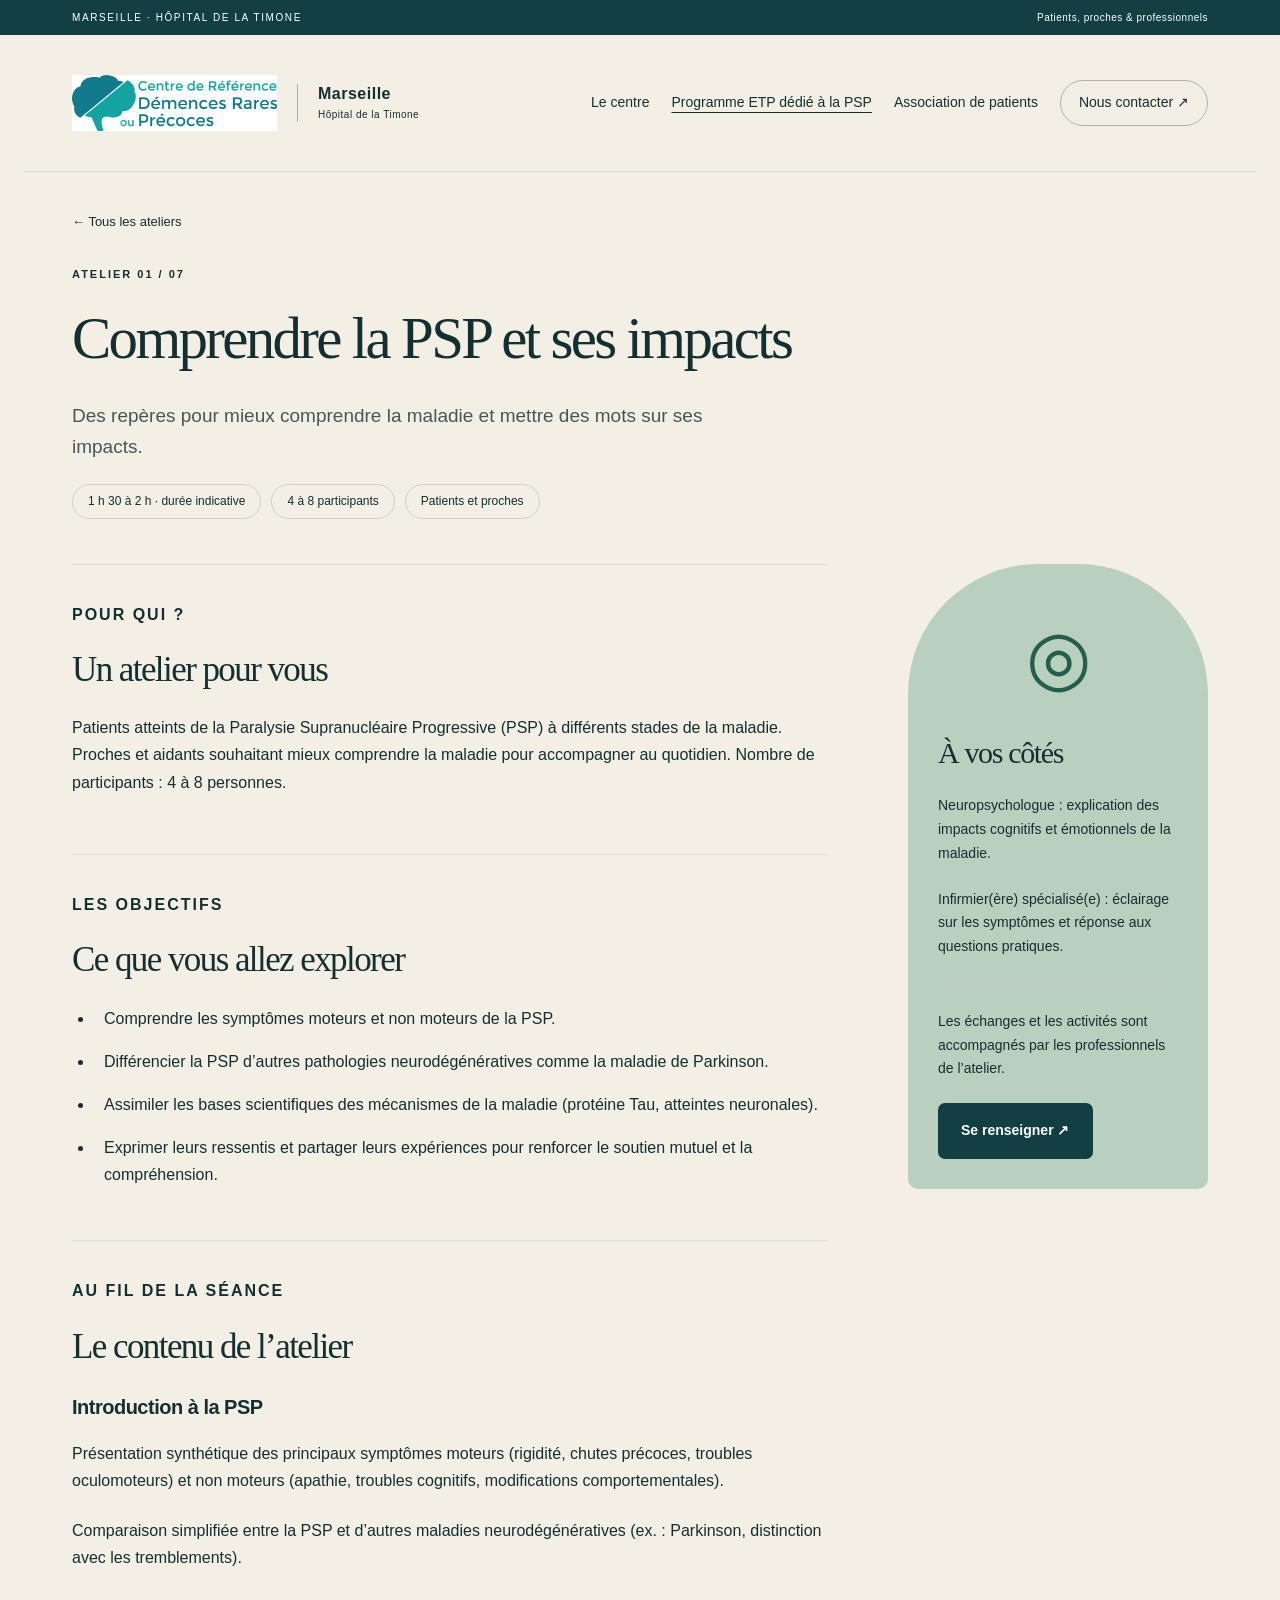
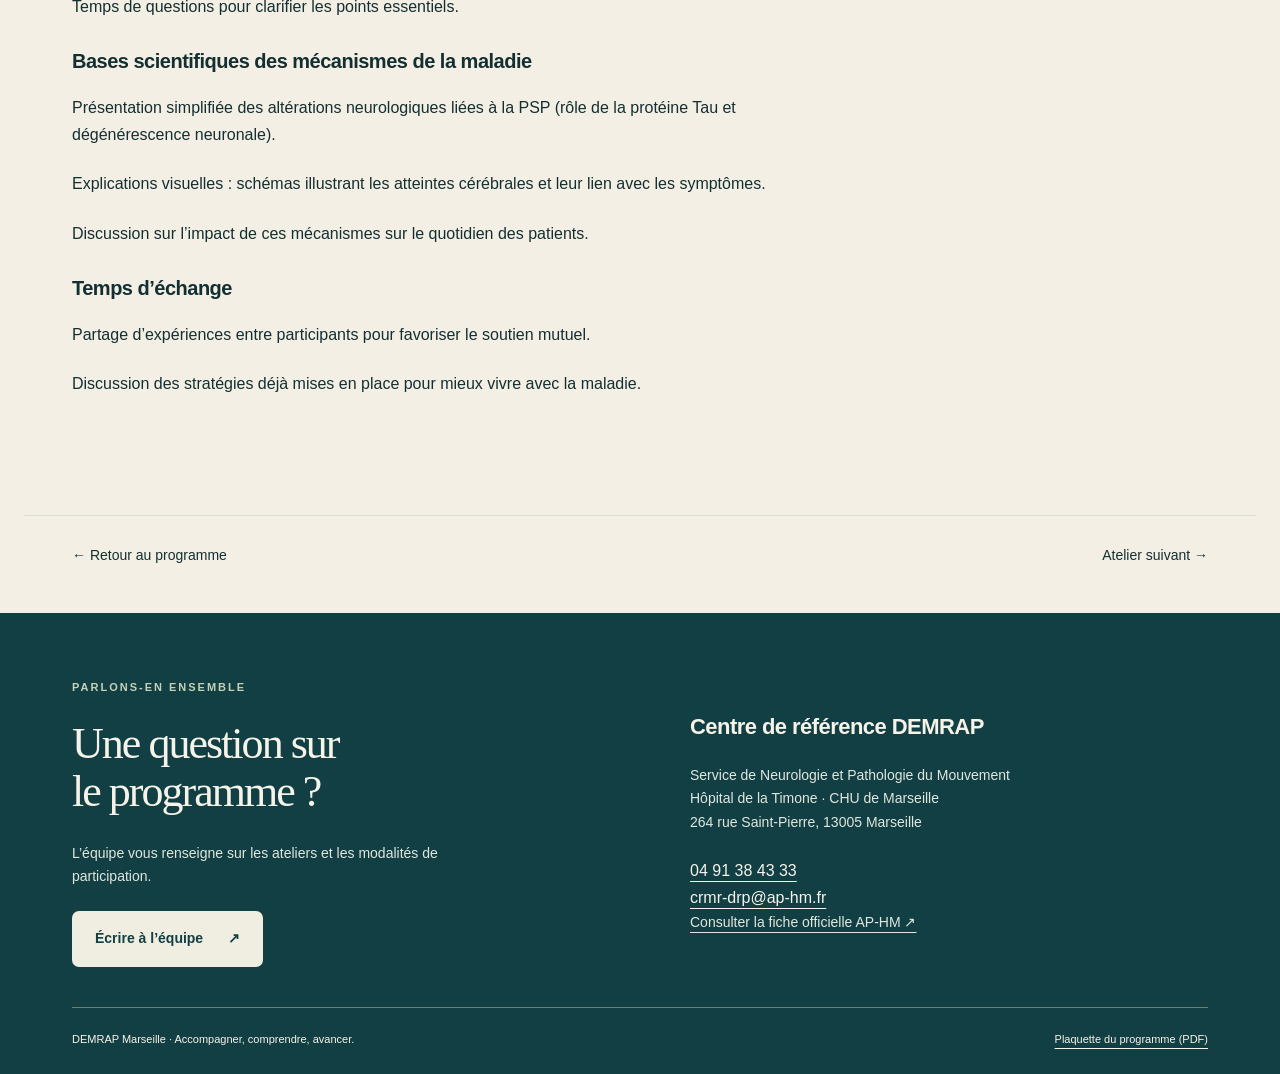
<file: atelier-comprendre-psp.html>
<!doctype html><html lang="fr"><head><meta charset="utf-8"><meta name="viewport" content="width=device-width,initial-scale=1"><title>Comprendre la PSP et ses impacts | DEMRAP Marseille</title><meta name="description" content="Le centre de référence des démences rares ou précoces de Marseille et son programme d’éducation thérapeutique PSP pour les patients et leurs proches."><link rel="icon" href="assets/favicon.svg" type="image/svg+xml"><link rel="stylesheet" href="assets/style.css"><link rel="stylesheet" href="assets/association.css"></head><body><a class="skip" href="#contenu">Aller au contenu</a><div class="topline">MARSEILLE · HÔPITAL DE LA TIMONE <span>Patients, proches & professionnels</span></div><header><a class="brand" href="index.html"><img class="official-logo" src="assets/logo-demrap.png" alt="Centre de référence des démences rares ou précoces"><span class="brand-location">Marseille<span class="brand-sub">Hôpital de la Timone</span></span></a><nav aria-label="Navigation principale"><a  href="index.html">Le centre</a><a aria-current="page" href="programme-etp.html">Programme ETP dédié à la PSP</a><a  href="association-patients.html">Association de patients</a><a class="nav-contact" href="#contact">Nous contacter <span aria-hidden="true">↗</span></a></nav></header><main id="contenu"><section class="detail-intro wrap"><a class="breadcrumb" href="programme-etp.html">← Tous les ateliers</a><p class="eyebrow">ATELIER 01 / 07</p><h1>Comprendre la PSP et ses impacts</h1><p class="lead">Des repères pour mieux comprendre la maladie et mettre des mots sur ses impacts.</p><div class="tags"><span>1 h 30 à 2 h · durée indicative</span><span>4 à 8 participants</span><span>Patients et proches</span></div></section><div class="detail-grid wrap"><article><section><p class="eyebrow">POUR QUI ?</p><h2>Un atelier pour vous</h2><p>Patients atteints de la Paralysie Supranucléaire Progressive (PSP) à différents stades de la maladie. Proches et aidants souhaitant mieux comprendre la maladie pour accompagner au quotidien. Nombre de participants : 4 à 8 personnes.</p></section><section><p class="eyebrow">LES OBJECTIFS</p><h2>Ce que vous allez explorer</h2><ul class="objectives"><li>Comprendre les symptômes moteurs et non moteurs de la PSP.</li><li>Différencier la PSP d’autres pathologies neurodégénératives comme la maladie de Parkinson.</li><li>Assimiler les bases scientifiques des mécanismes de la maladie (protéine Tau, atteintes neuronales).</li><li>Exprimer leurs ressentis et partager leurs expériences pour renforcer le soutien mutuel et la compréhension.</li></ul></section><section><p class="eyebrow">AU FIL DE LA SÉANCE</p><h2>Le contenu de l’atelier</h2><h3>Introduction à la PSP</h3><p>Présentation synthétique des principaux symptômes moteurs (rigidité, chutes précoces, troubles oculomoteurs) et non moteurs (apathie, troubles cognitifs, modifications comportementales).</p><p>Comparaison simplifiée entre la PSP et d’autres maladies neurodégénératives (ex. : Parkinson, distinction avec les tremblements).</p><p>Temps de questions pour clarifier les points essentiels.</p><h3>Bases scientifiques des mécanismes de la maladie</h3><p>Présentation simplifiée des altérations neurologiques liées à la PSP (rôle de la protéine Tau et dégénérescence neuronale).</p><p>Explications visuelles : schémas illustrant les atteintes cérébrales et leur lien avec les symptômes.</p><p>Discussion sur l’impact de ces mécanismes sur le quotidien des patients.</p><h3>Temps d’échange</h3><p>Partage d’expériences entre participants pour favoriser le soutien mutuel.</p><p>Discussion des stratégies déjà mises en place pour mieux vivre avec la maladie.</p></section></article><aside><div class="aside-symbol" aria-hidden="true">◎</div><h2>À vos côtés</h2><p>Neuropsychologue : explication des impacts cognitifs et émotionnels de la maladie.</p><p>Infirmier(ère) spécialisé(e) : éclairage sur les symptômes et réponse aux questions pratiques.</p><hr><p>Les échanges et les activités sont accompagnés par les professionnels de l’atelier.</p><a class="button" href="#contact">Se renseigner ↗</a></aside></div><nav class="next wrap" aria-label="Autres ateliers"><a href="programme-etp.html">← Retour au programme</a><a href="atelier-bien-etre.html">Atelier suivant →</a></nav></main><footer id="contact"><div><span class="eyebrow">PARLONS-EN ENSEMBLE</span><h2>Une question sur<br>le programme ?</h2><p>L’équipe vous renseigne sur les ateliers et les modalités de participation.</p><a class="button light" href="mailto:crmr-drp@ap-hm.fr">Écrire à l’équipe <span aria-hidden="true">↗</span></a></div><div class="contact-info"><h3>Centre de référence DEMRAP</h3><p>Service de Neurologie et Pathologie du Mouvement<br>Hôpital de la Timone · CHU de Marseille<br>264 rue Saint-Pierre, 13005 Marseille</p><a href="tel:+33491384333">04 91 38 43 33</a><br><a href="mailto:crmr-drp@ap-hm.fr">crmr-drp@ap-hm.fr</a><p><a href="https://fr.ap-hm.fr/site/maladiesrares/crmr-constitutif-des-demences-rares-ou-precoces" target="_blank" rel="noopener">Consulter la fiche officielle AP-HM ↗</a></p></div><div class="footer-bottom"><span>DEMRAP Marseille · Accompagner, comprendre, avancer.</span><a href="assets/programme-etp-psp.pdf">Plaquette du programme (PDF)</a></div></footer></body></html>
</file>
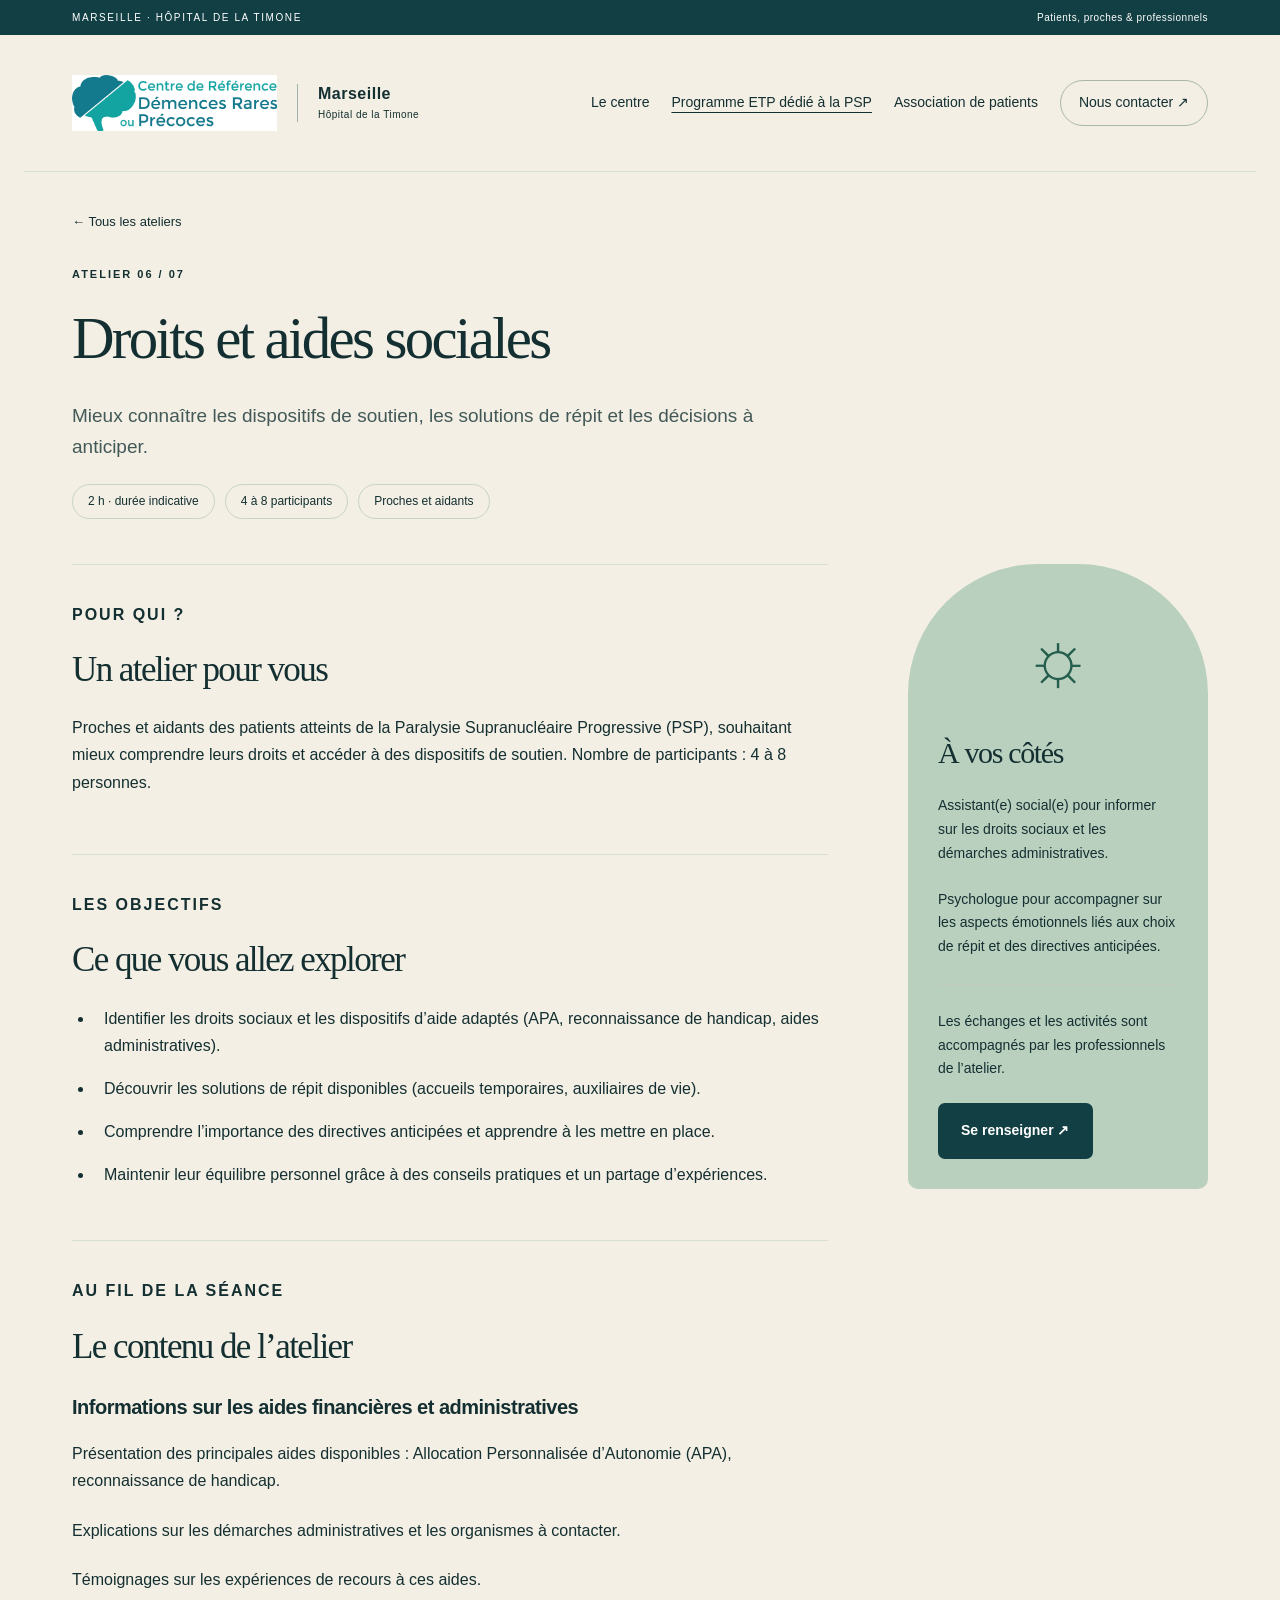
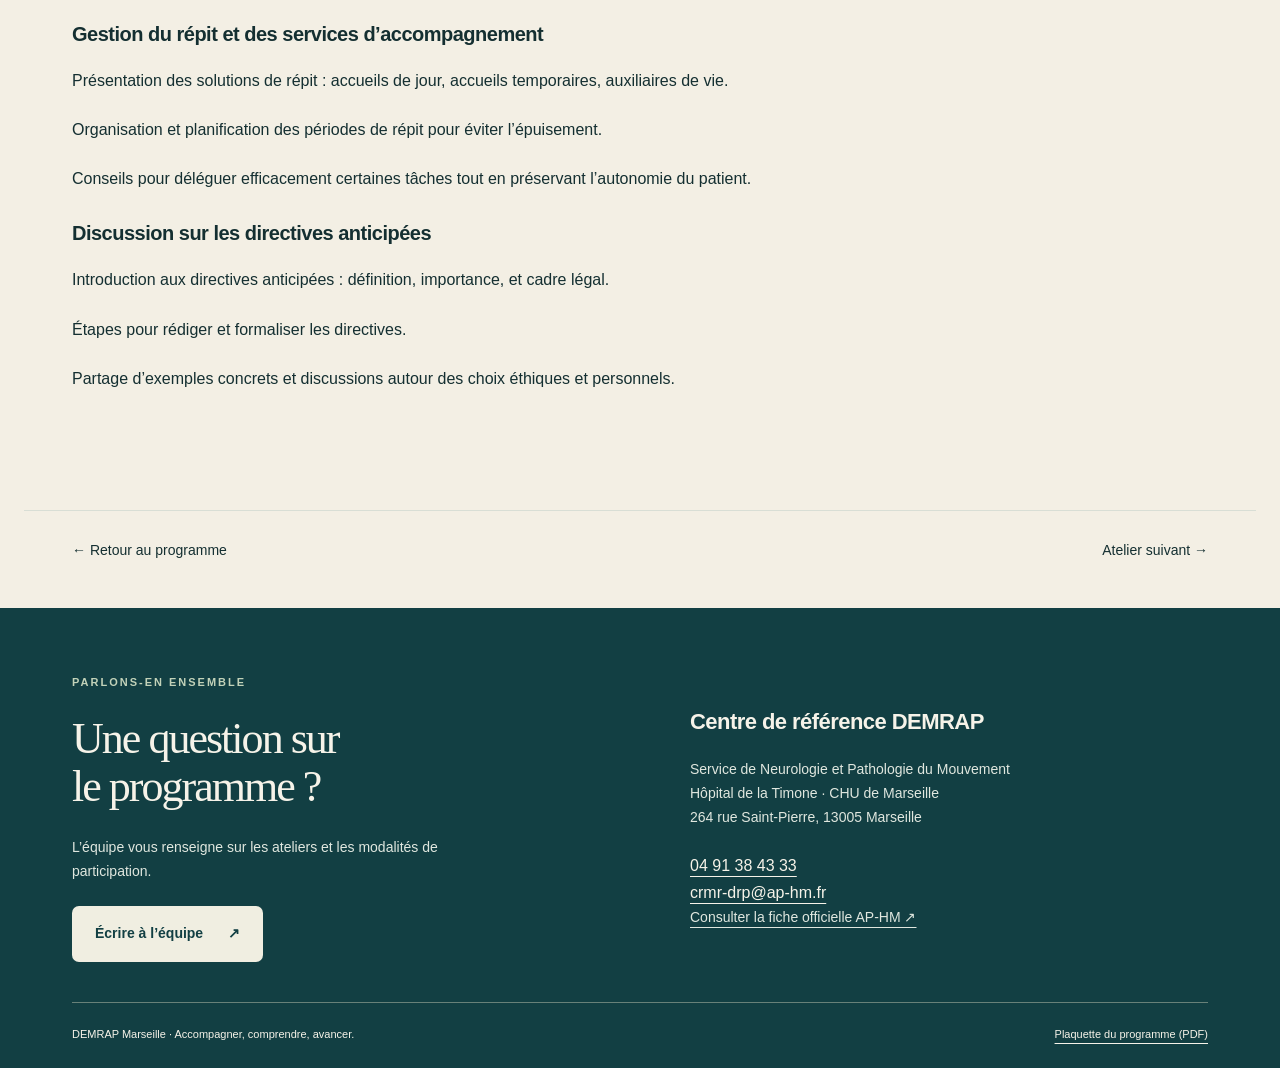
<file: atelier-droits.html>
<!doctype html><html lang="fr"><head><meta charset="utf-8"><meta name="viewport" content="width=device-width,initial-scale=1"><title>Droits et aides sociales | DEMRAP Marseille</title><meta name="description" content="Le centre de référence des démences rares ou précoces de Marseille et son programme d’éducation thérapeutique PSP pour les patients et leurs proches."><link rel="icon" href="assets/favicon.svg" type="image/svg+xml"><link rel="stylesheet" href="assets/style.css"><link rel="stylesheet" href="assets/association.css"></head><body><a class="skip" href="#contenu">Aller au contenu</a><div class="topline">MARSEILLE · HÔPITAL DE LA TIMONE <span>Patients, proches & professionnels</span></div><header><a class="brand" href="index.html"><img class="official-logo" src="assets/logo-demrap.png" alt="Centre de référence des démences rares ou précoces"><span class="brand-location">Marseille<span class="brand-sub">Hôpital de la Timone</span></span></a><nav aria-label="Navigation principale"><a  href="index.html">Le centre</a><a aria-current="page" href="programme-etp.html">Programme ETP dédié à la PSP</a><a  href="association-patients.html">Association de patients</a><a class="nav-contact" href="#contact">Nous contacter <span aria-hidden="true">↗</span></a></nav></header><main id="contenu"><section class="detail-intro wrap"><a class="breadcrumb" href="programme-etp.html">← Tous les ateliers</a><p class="eyebrow">ATELIER 06 / 07</p><h1>Droits et aides sociales</h1><p class="lead">Mieux connaître les dispositifs de soutien, les solutions de répit et les décisions à anticiper.</p><div class="tags"><span>2 h · durée indicative</span><span>4 à 8 participants</span><span>Proches et aidants</span></div></section><div class="detail-grid wrap"><article><section><p class="eyebrow">POUR QUI ?</p><h2>Un atelier pour vous</h2><p>Proches et aidants des patients atteints de la Paralysie Supranucléaire Progressive (PSP), souhaitant mieux comprendre leurs droits et accéder à des dispositifs de soutien. Nombre de participants : 4 à 8 personnes.</p></section><section><p class="eyebrow">LES OBJECTIFS</p><h2>Ce que vous allez explorer</h2><ul class="objectives"><li>Identifier les droits sociaux et les dispositifs d’aide adaptés (APA, reconnaissance de handicap, aides administratives).</li><li>Découvrir les solutions de répit disponibles (accueils temporaires, auxiliaires de vie).</li><li>Comprendre l’importance des directives anticipées et apprendre à les mettre en place.</li><li>Maintenir leur équilibre personnel grâce à des conseils pratiques et un partage d’expériences.</li></ul></section><section><p class="eyebrow">AU FIL DE LA SÉANCE</p><h2>Le contenu de l’atelier</h2><h3>Informations sur les aides financières et administratives</h3><p>Présentation des principales aides disponibles : Allocation Personnalisée d’Autonomie (APA), reconnaissance de handicap.</p><p>Explications sur les démarches administratives et les organismes à contacter.</p><p>Témoignages sur les expériences de recours à ces aides.</p><h3>Gestion du répit et des services d’accompagnement</h3><p>Présentation des solutions de répit : accueils de jour, accueils temporaires, auxiliaires de vie.</p><p>Organisation et planification des périodes de répit pour éviter l’épuisement.</p><p>Conseils pour déléguer efficacement certaines tâches tout en préservant l’autonomie du patient.</p><h3>Discussion sur les directives anticipées</h3><p>Introduction aux directives anticipées : définition, importance, et cadre légal.</p><p>Étapes pour rédiger et formaliser les directives.</p><p>Partage d’exemples concrets et discussions autour des choix éthiques et personnels.</p></section></article><aside><div class="aside-symbol" aria-hidden="true">☼</div><h2>À vos côtés</h2><p>Assistant(e) social(e) pour informer sur les droits sociaux et les démarches administratives.</p><p>Psychologue pour accompagner sur les aspects émotionnels liés aux choix de répit et des directives anticipées.</p><hr><p>Les échanges et les activités sont accompagnés par les professionnels de l’atelier.</p><a class="button" href="#contact">Se renseigner ↗</a></aside></div><nav class="next wrap" aria-label="Autres ateliers"><a href="programme-etp.html">← Retour au programme</a><a href="atelier-alimentation.html">Atelier suivant →</a></nav></main><footer id="contact"><div><span class="eyebrow">PARLONS-EN ENSEMBLE</span><h2>Une question sur<br>le programme ?</h2><p>L’équipe vous renseigne sur les ateliers et les modalités de participation.</p><a class="button light" href="mailto:crmr-drp@ap-hm.fr">Écrire à l’équipe <span aria-hidden="true">↗</span></a></div><div class="contact-info"><h3>Centre de référence DEMRAP</h3><p>Service de Neurologie et Pathologie du Mouvement<br>Hôpital de la Timone · CHU de Marseille<br>264 rue Saint-Pierre, 13005 Marseille</p><a href="tel:+33491384333">04 91 38 43 33</a><br><a href="mailto:crmr-drp@ap-hm.fr">crmr-drp@ap-hm.fr</a><p><a href="https://fr.ap-hm.fr/site/maladiesrares/crmr-constitutif-des-demences-rares-ou-precoces" target="_blank" rel="noopener">Consulter la fiche officielle AP-HM ↗</a></p></div><div class="footer-bottom"><span>DEMRAP Marseille · Accompagner, comprendre, avancer.</span><a href="assets/programme-etp-psp.pdf">Plaquette du programme (PDF)</a></div></footer></body></html>
</file>
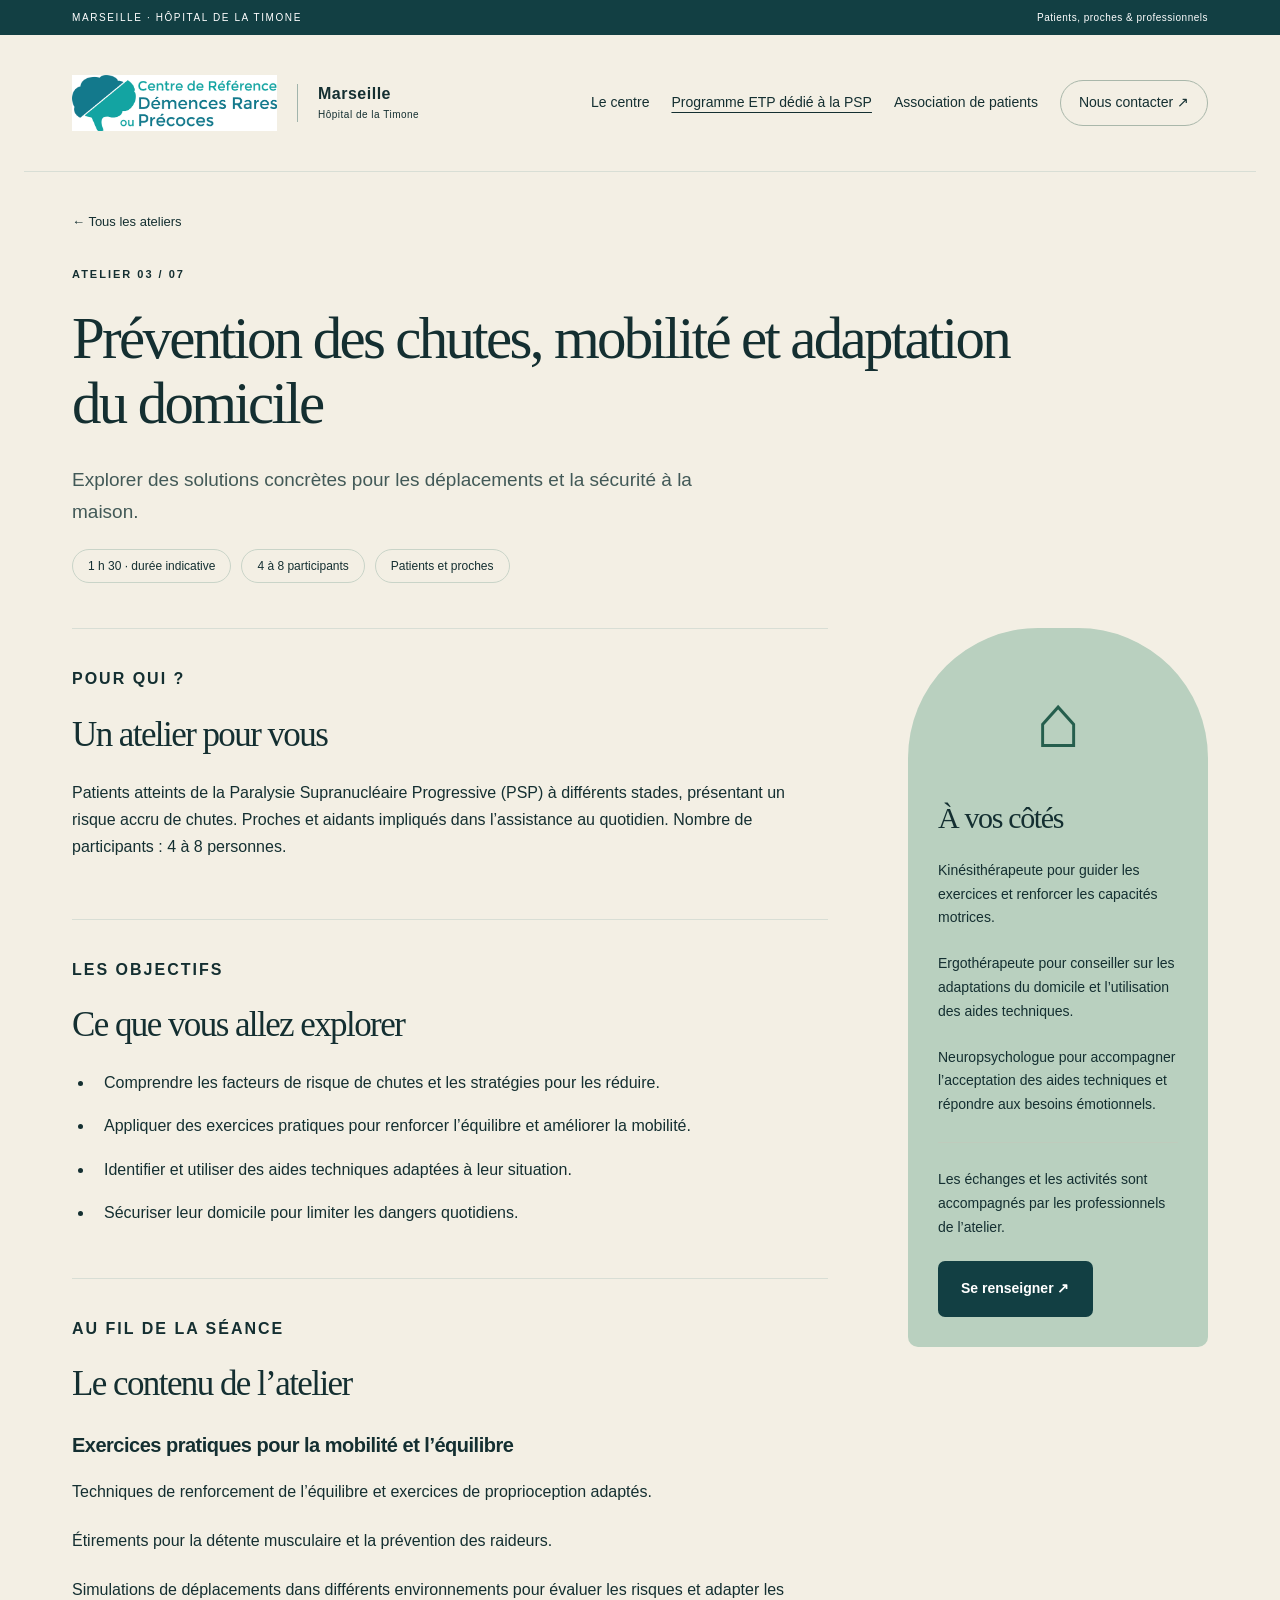
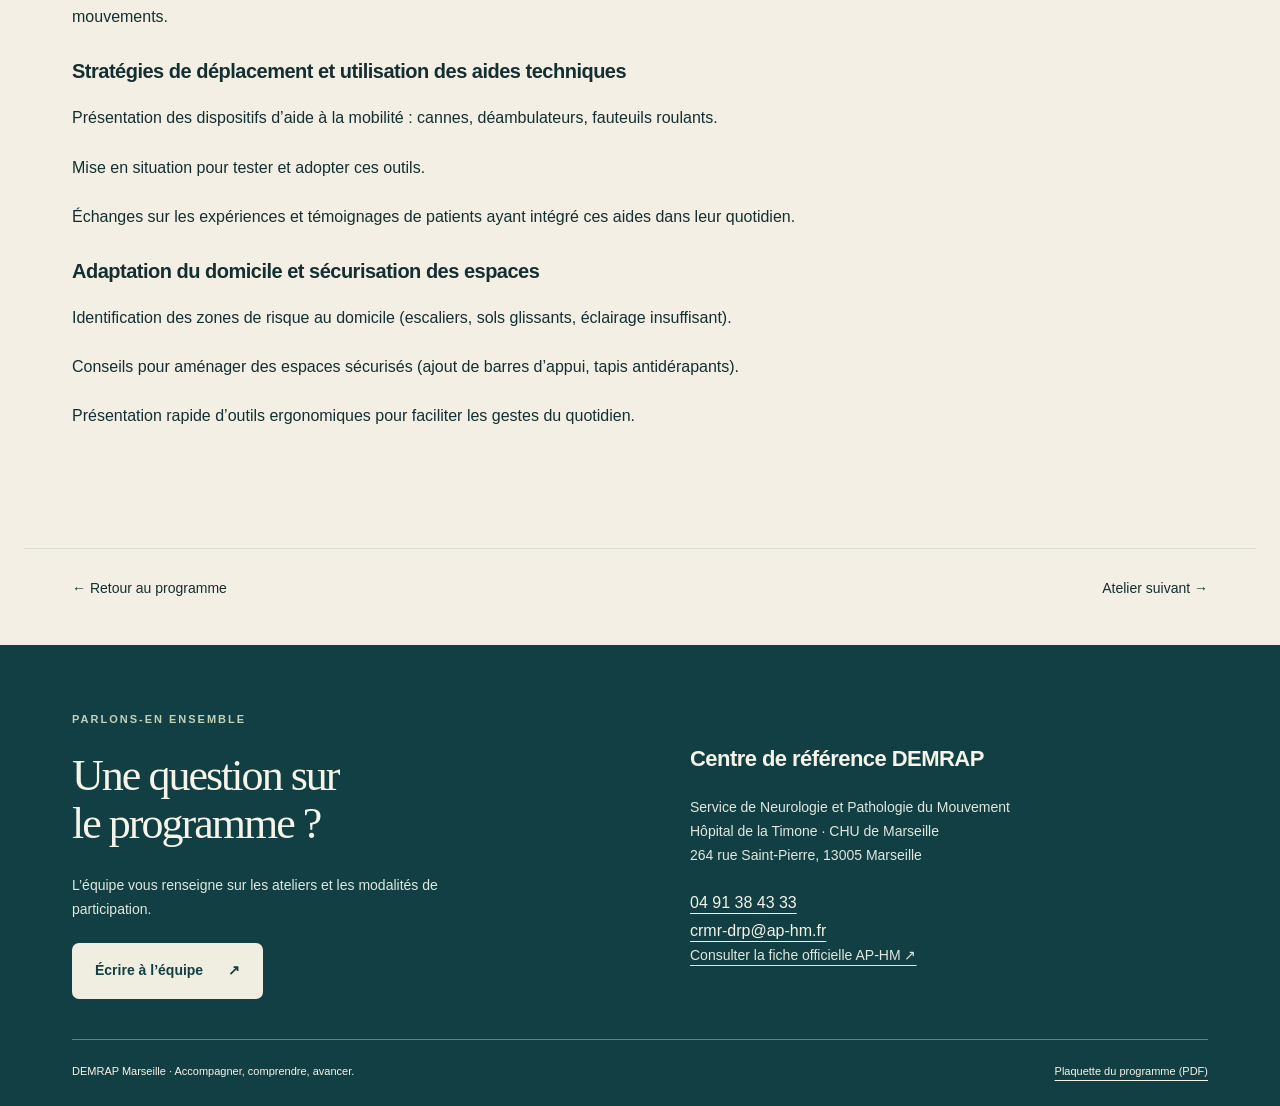
<file: atelier-mobilite.html>
<!doctype html><html lang="fr"><head><meta charset="utf-8"><meta name="viewport" content="width=device-width,initial-scale=1"><title>Prévention des chutes, mobilité et adaptation du domicile | DEMRAP Marseille</title><meta name="description" content="Le centre de référence des démences rares ou précoces de Marseille et son programme d’éducation thérapeutique PSP pour les patients et leurs proches."><link rel="icon" href="assets/favicon.svg" type="image/svg+xml"><link rel="stylesheet" href="assets/style.css"><link rel="stylesheet" href="assets/association.css"></head><body><a class="skip" href="#contenu">Aller au contenu</a><div class="topline">MARSEILLE · HÔPITAL DE LA TIMONE <span>Patients, proches & professionnels</span></div><header><a class="brand" href="index.html"><img class="official-logo" src="assets/logo-demrap.png" alt="Centre de référence des démences rares ou précoces"><span class="brand-location">Marseille<span class="brand-sub">Hôpital de la Timone</span></span></a><nav aria-label="Navigation principale"><a  href="index.html">Le centre</a><a aria-current="page" href="programme-etp.html">Programme ETP dédié à la PSP</a><a  href="association-patients.html">Association de patients</a><a class="nav-contact" href="#contact">Nous contacter <span aria-hidden="true">↗</span></a></nav></header><main id="contenu"><section class="detail-intro wrap"><a class="breadcrumb" href="programme-etp.html">← Tous les ateliers</a><p class="eyebrow">ATELIER 03 / 07</p><h1>Prévention des chutes, mobilité et adaptation du domicile</h1><p class="lead">Explorer des solutions concrètes pour les déplacements et la sécurité à la maison.</p><div class="tags"><span>1 h 30 · durée indicative</span><span>4 à 8 participants</span><span>Patients et proches</span></div></section><div class="detail-grid wrap"><article><section><p class="eyebrow">POUR QUI ?</p><h2>Un atelier pour vous</h2><p>Patients atteints de la Paralysie Supranucléaire Progressive (PSP) à différents stades, présentant un risque accru de chutes. Proches et aidants impliqués dans l’assistance au quotidien. Nombre de participants : 4 à 8 personnes.</p></section><section><p class="eyebrow">LES OBJECTIFS</p><h2>Ce que vous allez explorer</h2><ul class="objectives"><li>Comprendre les facteurs de risque de chutes et les stratégies pour les réduire.</li><li>Appliquer des exercices pratiques pour renforcer l’équilibre et améliorer la mobilité.</li><li>Identifier et utiliser des aides techniques adaptées à leur situation.</li><li>Sécuriser leur domicile pour limiter les dangers quotidiens.</li></ul></section><section><p class="eyebrow">AU FIL DE LA SÉANCE</p><h2>Le contenu de l’atelier</h2><h3>Exercices pratiques pour la mobilité et l’équilibre</h3><p>Techniques de renforcement de l’équilibre et exercices de proprioception adaptés.</p><p>Étirements pour la détente musculaire et la prévention des raideurs.</p><p>Simulations de déplacements dans différents environnements pour évaluer les risques et adapter les mouvements.</p><h3>Stratégies de déplacement et utilisation des aides techniques</h3><p>Présentation des dispositifs d’aide à la mobilité : cannes, déambulateurs, fauteuils roulants.</p><p>Mise en situation pour tester et adopter ces outils.</p><p>Échanges sur les expériences et témoignages de patients ayant intégré ces aides dans leur quotidien.</p><h3>Adaptation du domicile et sécurisation des espaces</h3><p>Identification des zones de risque au domicile (escaliers, sols glissants, éclairage insuffisant).</p><p>Conseils pour aménager des espaces sécurisés (ajout de barres d’appui, tapis antidérapants).</p><p>Présentation rapide d’outils ergonomiques pour faciliter les gestes du quotidien.</p></section></article><aside><div class="aside-symbol" aria-hidden="true">⌂</div><h2>À vos côtés</h2><p>Kinésithérapeute pour guider les exercices et renforcer les capacités motrices.</p><p>Ergothérapeute pour conseiller sur les adaptations du domicile et l’utilisation des aides techniques.</p><p>Neuropsychologue pour accompagner l’acceptation des aides techniques et répondre aux besoins émotionnels.</p><hr><p>Les échanges et les activités sont accompagnés par les professionnels de l’atelier.</p><a class="button" href="#contact">Se renseigner ↗</a></aside></div><nav class="next wrap" aria-label="Autres ateliers"><a href="programme-etp.html">← Retour au programme</a><a href="atelier-communication.html">Atelier suivant →</a></nav></main><footer id="contact"><div><span class="eyebrow">PARLONS-EN ENSEMBLE</span><h2>Une question sur<br>le programme ?</h2><p>L’équipe vous renseigne sur les ateliers et les modalités de participation.</p><a class="button light" href="mailto:crmr-drp@ap-hm.fr">Écrire à l’équipe <span aria-hidden="true">↗</span></a></div><div class="contact-info"><h3>Centre de référence DEMRAP</h3><p>Service de Neurologie et Pathologie du Mouvement<br>Hôpital de la Timone · CHU de Marseille<br>264 rue Saint-Pierre, 13005 Marseille</p><a href="tel:+33491384333">04 91 38 43 33</a><br><a href="mailto:crmr-drp@ap-hm.fr">crmr-drp@ap-hm.fr</a><p><a href="https://fr.ap-hm.fr/site/maladiesrares/crmr-constitutif-des-demences-rares-ou-precoces" target="_blank" rel="noopener">Consulter la fiche officielle AP-HM ↗</a></p></div><div class="footer-bottom"><span>DEMRAP Marseille · Accompagner, comprendre, avancer.</span><a href="assets/programme-etp-psp.pdf">Plaquette du programme (PDF)</a></div></footer></body></html>
</file>
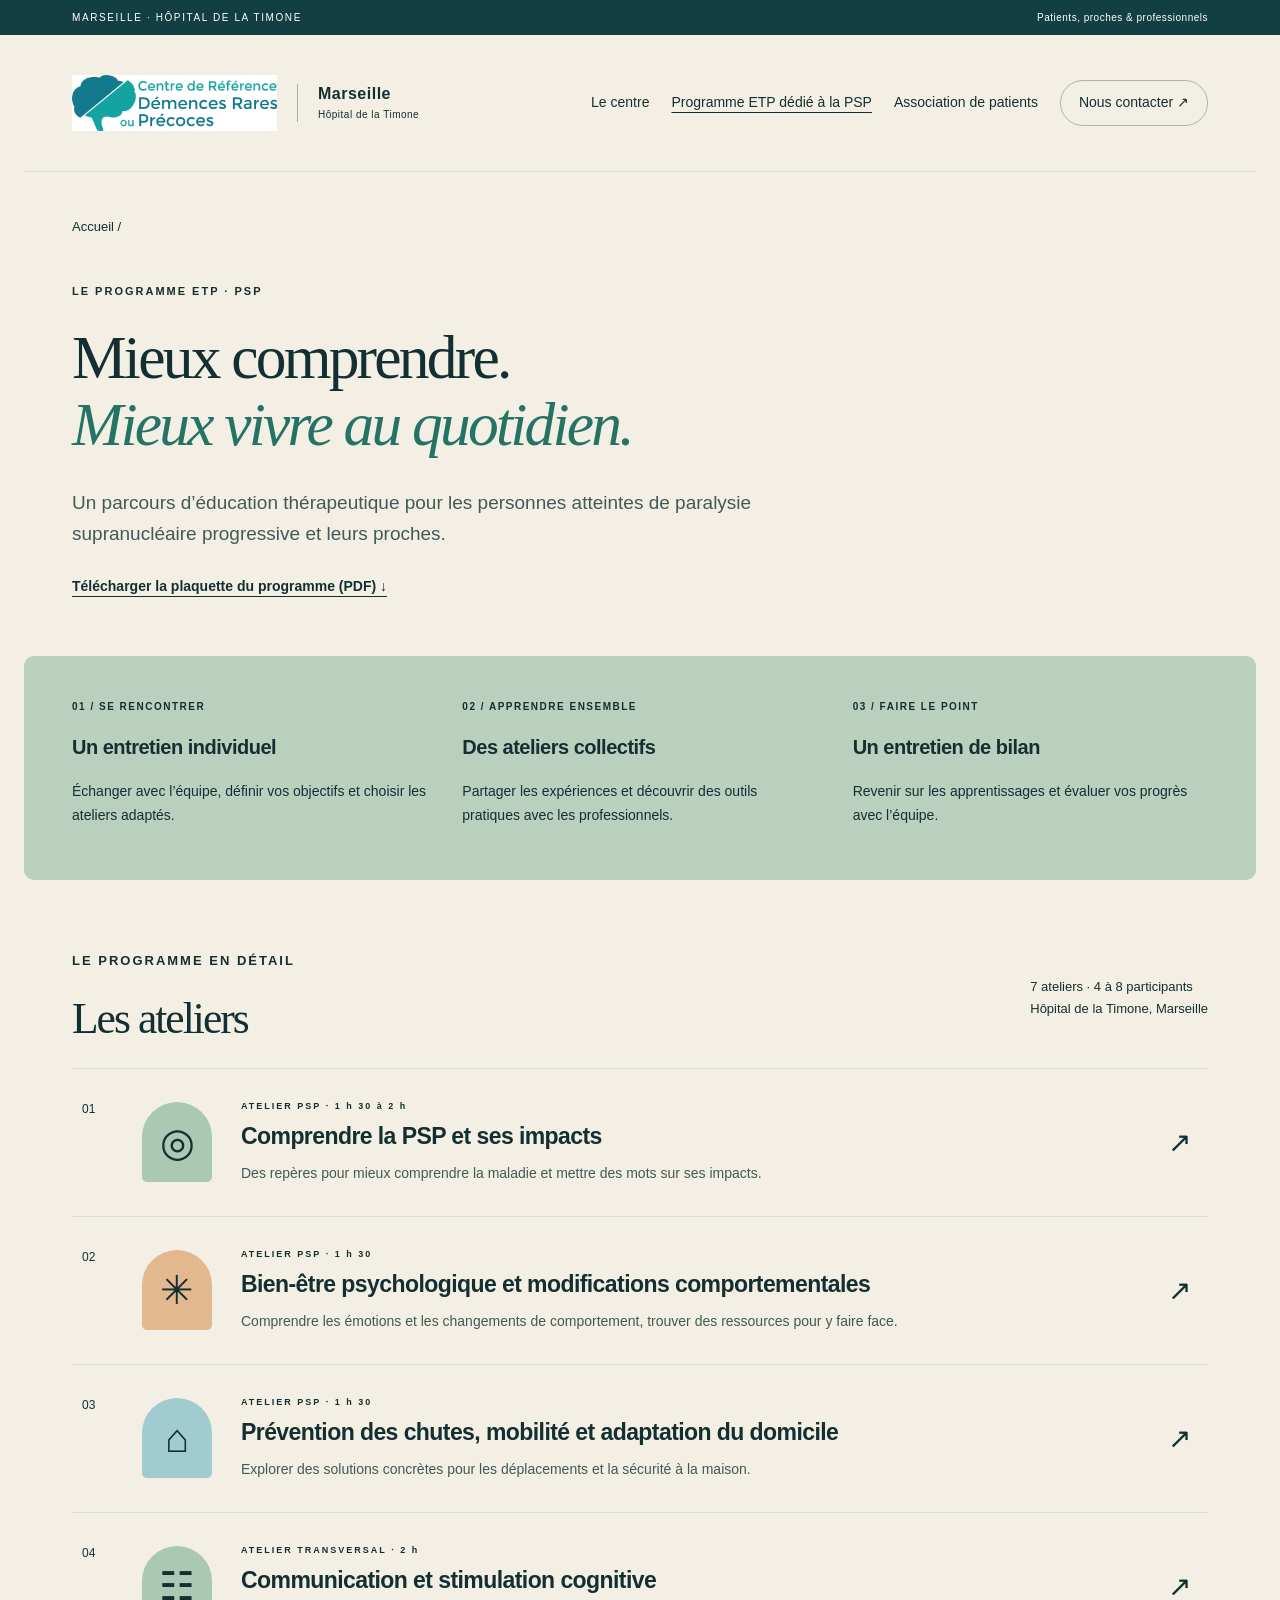
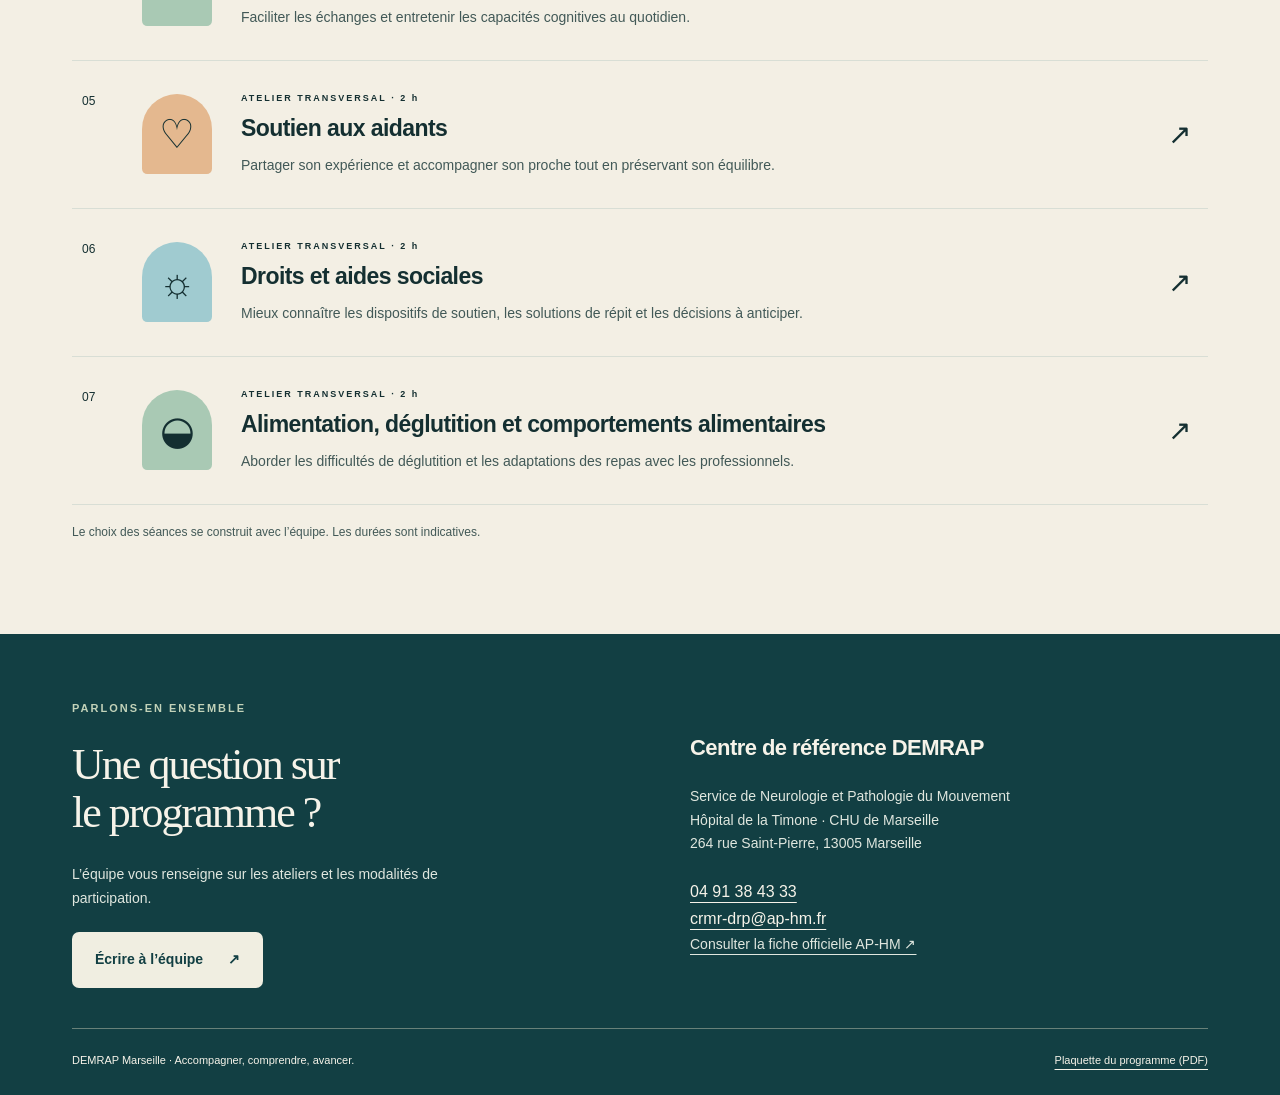
<file: programme-etp.html>
<!doctype html><html lang="fr"><head><meta charset="utf-8"><meta name="viewport" content="width=device-width,initial-scale=1"><title>Notre programme d’éducation thérapeutique PSP | DEMRAP Marseille</title><meta name="description" content="Le centre de référence des démences rares ou précoces de Marseille et son programme d’éducation thérapeutique PSP pour les patients et leurs proches."><link rel="icon" href="assets/favicon.svg" type="image/svg+xml"><link rel="stylesheet" href="assets/style.css"><link rel="stylesheet" href="assets/association.css"></head><body><a class="skip" href="#contenu">Aller au contenu</a><div class="topline">MARSEILLE · HÔPITAL DE LA TIMONE <span>Patients, proches & professionnels</span></div><header><a class="brand" href="index.html"><img class="official-logo" src="assets/logo-demrap.png" alt="Centre de référence des démences rares ou précoces"><span class="brand-location">Marseille<span class="brand-sub">Hôpital de la Timone</span></span></a><nav aria-label="Navigation principale"><a  href="index.html">Le centre</a><a aria-current="page" href="programme-etp.html">Programme ETP dédié à la PSP</a><a  href="association-patients.html">Association de patients</a><a class="nav-contact" href="#contact">Nous contacter <span aria-hidden="true">↗</span></a></nav></header><main id="contenu"><section class="page-intro wrap"><a class="breadcrumb" href="index.html">Accueil /</a><p class="eyebrow">LE PROGRAMME ETP · PSP</p><h1>Mieux comprendre.<br><em>Mieux vivre au quotidien.</em></h1><p class="lead">Un parcours d’éducation thérapeutique pour les personnes atteintes de paralysie supranucléaire progressive et leurs proches.</p><a class="text-link" href="assets/programme-etp-psp.pdf">Télécharger la plaquette du programme (PDF) ↓</a></section><section class="journey wrap" aria-label="Les étapes du parcours"><article><span>01 / SE RENCONTRER</span><h3>Un entretien individuel</h3><p>Échanger avec l’équipe, définir vos objectifs et choisir les ateliers adaptés.</p></article><article><span>02 / APPRENDRE ENSEMBLE</span><h3>Des ateliers collectifs</h3><p>Partager les expériences et découvrir des outils pratiques avec les professionnels.</p></article><article><span>03 / FAIRE LE POINT</span><h3>Un entretien de bilan</h3><p>Revenir sur les apprentissages et évaluer vos progrès avec l’équipe.</p></article></section><section class="wrap ateliers"><div class="section-title"><div><p class="eyebrow">LE PROGRAMME EN DÉTAIL</p><h2>Les ateliers</h2></div><p>7 ateliers · 4 à 8 participants<br>Hôpital de la Timone, Marseille</p></div><ol class="workshops"><li><a class="workshop" href="atelier-comprendre-psp.html"><span class="number">01</span><span class="workshop-icon" aria-hidden="true">◎</span><div><span class="eyebrow">ATELIER PSP · 1 h 30 à 2 h</span><h3>Comprendre la PSP et ses impacts</h3><p>Des repères pour mieux comprendre la maladie et mettre des mots sur ses impacts.</p></div><span class="arrow" aria-hidden="true">↗</span></a></li><li><a class="workshop" href="atelier-bien-etre.html"><span class="number">02</span><span class="workshop-icon" aria-hidden="true">✳</span><div><span class="eyebrow">ATELIER PSP · 1 h 30</span><h3>Bien-être psychologique et modifications comportementales</h3><p>Comprendre les émotions et les changements de comportement, trouver des ressources pour y faire face.</p></div><span class="arrow" aria-hidden="true">↗</span></a></li><li><a class="workshop" href="atelier-mobilite.html"><span class="number">03</span><span class="workshop-icon" aria-hidden="true">⌂</span><div><span class="eyebrow">ATELIER PSP · 1 h 30</span><h3>Prévention des chutes, mobilité et adaptation du domicile</h3><p>Explorer des solutions concrètes pour les déplacements et la sécurité à la maison.</p></div><span class="arrow" aria-hidden="true">↗</span></a></li><li><a class="workshop" href="atelier-communication.html"><span class="number">04</span><span class="workshop-icon" aria-hidden="true">☷</span><div><span class="eyebrow">ATELIER TRANSVERSAL · 2 h</span><h3>Communication et stimulation cognitive</h3><p>Faciliter les échanges et entretenir les capacités cognitives au quotidien.</p></div><span class="arrow" aria-hidden="true">↗</span></a></li><li><a class="workshop" href="atelier-aidants.html"><span class="number">05</span><span class="workshop-icon" aria-hidden="true">♡</span><div><span class="eyebrow">ATELIER TRANSVERSAL · 2 h</span><h3>Soutien aux aidants</h3><p>Partager son expérience et accompagner son proche tout en préservant son équilibre.</p></div><span class="arrow" aria-hidden="true">↗</span></a></li><li><a class="workshop" href="atelier-droits.html"><span class="number">06</span><span class="workshop-icon" aria-hidden="true">☼</span><div><span class="eyebrow">ATELIER TRANSVERSAL · 2 h</span><h3>Droits et aides sociales</h3><p>Mieux connaître les dispositifs de soutien, les solutions de répit et les décisions à anticiper.</p></div><span class="arrow" aria-hidden="true">↗</span></a></li><li><a class="workshop" href="atelier-alimentation.html"><span class="number">07</span><span class="workshop-icon" aria-hidden="true">◒</span><div><span class="eyebrow">ATELIER TRANSVERSAL · 2 h</span><h3>Alimentation, déglutition et comportements alimentaires</h3><p>Aborder les difficultés de déglutition et les adaptations des repas avec les professionnels.</p></div><span class="arrow" aria-hidden="true">↗</span></a></li></ol><p class="small">Le choix des séances se construit avec l’équipe. Les durées sont indicatives.</p></section></main><footer id="contact"><div><span class="eyebrow">PARLONS-EN ENSEMBLE</span><h2>Une question sur<br>le programme ?</h2><p>L’équipe vous renseigne sur les ateliers et les modalités de participation.</p><a class="button light" href="mailto:crmr-drp@ap-hm.fr">Écrire à l’équipe <span aria-hidden="true">↗</span></a></div><div class="contact-info"><h3>Centre de référence DEMRAP</h3><p>Service de Neurologie et Pathologie du Mouvement<br>Hôpital de la Timone · CHU de Marseille<br>264 rue Saint-Pierre, 13005 Marseille</p><a href="tel:+33491384333">04 91 38 43 33</a><br><a href="mailto:crmr-drp@ap-hm.fr">crmr-drp@ap-hm.fr</a><p><a href="https://fr.ap-hm.fr/site/maladiesrares/crmr-constitutif-des-demences-rares-ou-precoces" target="_blank" rel="noopener">Consulter la fiche officielle AP-HM ↗</a></p></div><div class="footer-bottom"><span>DEMRAP Marseille · Accompagner, comprendre, avancer.</span><a href="assets/programme-etp-psp.pdf">Plaquette du programme (PDF)</a></div></footer></body></html>
</file>
<file: assets/style.css>
:root{--ink:#142f31;--green:#123f43;--paper:#f3efe4;--muted:#425957;--line:#d8ded5;--peach:#e9b39b;--mint:#b9d0bf}*{box-sizing:border-box}html{scroll-behavior:smooth;scroll-padding-top:25px}body{margin:0;background:var(--paper);color:var(--ink);font-family:Arial,Helvetica,sans-serif;font-size:17px;line-height:1.7}a{color:inherit;text-underline-offset:5px}a:focus-visible{outline:3px solid #ab5435;outline-offset:6px}h1,h2,h3,p{margin-top:0}h1,h2{font-family:Georgia,'Times New Roman',serif;font-weight:400;line-height:1.1;letter-spacing:-.045em}h1{font-size:clamp(42px,4.8vw,70px);margin-bottom:28px}h2{font-size:clamp(34px,3.4vw,48px);margin-bottom:25px}h3{font-size:22px;line-height:1.3;letter-spacing:-.025em}em{color:#247364;font-weight:400}p{margin-bottom:22px}.wrap{max-width:1232px;margin:auto;padding-left:48px;padding-right:48px}.topline{background:var(--green);color:white;padding:9px max(48px,calc((100vw - 1136px)/2));display:flex;justify-content:space-between;font-size:10px;letter-spacing:1.6px}.topline span{letter-spacing:.5px}header{max-width:1232px;margin:auto;padding:27px 48px;display:flex;align-items:center;justify-content:space-between;border-bottom:1px solid var(--line);gap:25px}.brand{text-decoration:none;font-size:24px;font-weight:bold;letter-spacing:2px;display:flex;gap:13px;align-items:center;line-height:1.25}.brand-icon{font-size:50px;line-height:1;color:#668672}.brand-sub{display:block;font-weight:400;font-size:10px;letter-spacing:.5px;margin-top:5px}nav{display:flex;gap:28px;align-items:center}nav a{text-decoration:none;font-size:14px}nav a[aria-current]{text-decoration:underline}.nav-contact{border:1px solid #a9b7aa;border-radius:30px;padding:10px 18px}.hero{display:grid;grid-template-columns:1.2fr 1fr;gap:65px;align-items:center;padding-top:65px;padding-bottom:70px}.eyebrow{font-size:11px;font-weight:bold;letter-spacing:2px;margin-bottom:23px;display:block}.lead{font-size:19px;line-height:1.65;max-width:690px;color:var(--muted)}.button{display:inline-flex;align-items:center;justify-content:space-between;gap:25px;background:var(--green);color:white;border-radius:7px;padding:16px 23px;text-decoration:none;font-size:14px;font-weight:bold;transition:background .2s,transform .2s}.button:hover{background:#38675e;transform:translateY(-2px)}.small{font-size:12px;color:var(--muted);margin-top:17px}.art{position:relative;overflow:hidden;height:470px;border-radius:220px 220px 12px 12px;background:#94b9b6;isolation:isolate}.sun{position:absolute;width:110px;height:110px;border-radius:50%;background:#d97437;top:75px;right:80px}.hill{position:absolute;width:520px;height:330px;border-radius:50%;transform:rotate(-20deg)}.hill-back{background:#52876a;top:210px;left:-70px}.hill-front{background:#245f4d;top:275px;left:90px;transform:rotate(20deg)}.sea{position:absolute;bottom:0;height:130px;width:100%;background:#287e87}.wave{position:absolute;bottom:50px;left:-10%;width:120%;height:40px;border-top:1px solid #e7efe6;border-radius:50%}.w2{bottom:23px;left:0}.arch{position:absolute;bottom:0;left:40px;width:140px;height:235px;border:30px solid #e5c78d;border-bottom:0;border-radius:90px 90px 0 0;transform:rotate(-8deg)}.art-caption{position:absolute;bottom:18px;right:18px;font-size:9px;letter-spacing:2px}.ribbon{display:flex;justify-content:center;gap:70px;padding:25px 30px;border-block:1px solid var(--line);font-size:13px}.ribbon span:before{content:'✳';margin-right:13px;color:#708b6e}.centre{display:grid;grid-template-columns:1fr 1fr;gap:70px;padding-top:90px;padding-bottom:65px}.centre p{font-size:16px}.text-link{font-size:14px;font-weight:bold}.program-feature{background:var(--mint);border-radius:12px;margin-bottom:85px;padding-top:60px;padding-bottom:60px;display:grid;grid-template-columns:.8fr 1.2fr;gap:60px}.feature-symbol{font-size:240px;text-align:center;line-height:1.3;color:#35735e}.program-feature p{max-width:580px}footer{background:var(--green);color:#f6f3e9;padding:65px max(48px,calc((100vw - 1136px)/2)) 25px;display:grid;grid-template-columns:1fr 1fr;gap:40px 100px}footer h2{font-size:44px}footer p{font-size:14px;max-width:400px;color:#e0e7df}footer .eyebrow{color:#c2d2b9}.light{background:#f0eee1;color:var(--green)}.light:hover{background:#dfe5d4}.contact-info{padding-top:35px;font-size:16px}.footer-bottom{grid-column:1/-1;border-top:1px solid #688179;padding-top:22px;display:flex;justify-content:space-between;font-size:11px}.page-intro{padding-top:40px;padding-bottom:55px}.breadcrumb{font-size:13px;display:inline-block;margin-bottom:32px;text-decoration:none}.page-intro .eyebrow{margin-top:12px}.journey{display:grid;grid-template-columns:repeat(3,1fr);gap:35px;padding-top:35px;padding-bottom:30px;background:var(--mint);border-radius:10px}.journey span{font-size:10px;font-weight:bold;letter-spacing:1.5px}.journey h3{margin-top:15px;font-size:20px}.journey p{font-size:14px}.ateliers{padding-top:70px;padding-bottom:70px}.section-title{display:flex;justify-content:space-between;align-items:center}.section-title p{font-size:13px}.workshops{list-style:none;padding:0;margin:0;border-top:1px solid var(--line)}.workshop{display:grid;grid-template-columns:36px 75px 1fr 30px;gap:24px;align-items:center;text-decoration:none;padding:30px 10px;border-bottom:1px solid var(--line);transition:background .2s}.workshop:hover{background:var(--mint)}.number{align-self:start;font-size:12px}.workshop-icon{display:grid;place-items:center;background:#a9c9b4;width:70px;height:80px;border-radius:40px 40px 6px 6px;font-size:40px}.workshops li:nth-child(3n+2) .workshop-icon{background:#e4b88f}.workshops li:nth-child(3n) .workshop-icon{background:#a0cbd0}.workshop .eyebrow{font-size:9px;margin-bottom:8px}.workshop h3{margin-bottom:10px;font-size:23px}.workshop p{font-size:14px;margin:0;color:var(--muted)}.arrow{font-size:28px}.detail-intro{padding-top:35px;padding-bottom:45px}.detail-intro h1{max-width:1000px;font-size:clamp(38px,4.6vw,62px)}.tags{display:flex;flex-wrap:wrap;gap:10px}.tags span{border:1px solid #c9d4c8;padding:6px 15px;border-radius:30px;font-size:12px}.detail-grid{display:grid;grid-template-columns:1fr 300px;gap:80px;padding-bottom:60px}.detail-grid article section{padding:36px 0;border-top:1px solid var(--line)}.detail-grid h2{font-size:35px}.detail-grid h3{font-size:20px;margin-top:28px}.detail-grid article p,.objectives{font-size:16px}.objectives{padding-left:22px}.objectives li{padding-left:10px;margin-bottom:16px}aside{align-self:start;background:var(--mint);padding:30px;border-radius:130px 130px 10px 10px;font-size:14px}aside h2{font-size:30px!important}.aside-symbol{text-align:center;font-size:75px;margin:0 0 15px;color:#255e4d}aside hr{border:0;border-top:1px solid #bfcbbc;margin:25px 0}.next{border-top:1px solid var(--line);justify-content:space-between;padding-top:28px;padding-bottom:45px}.skip{position:absolute;left:10px;top:-100px;z-index:10;padding:10px;background:white}.skip:focus{top:10px}@media(min-width:1300px){.program-feature,.journey{max-width:1136px}}@media(max-width:850px){.wrap{padding-left:25px;padding-right:25px}header{padding:20px 25px;flex-wrap:wrap}nav{gap:20px}.hero{gap:30px}.art{height:390px}.ribbon{gap:20px;font-size:11px}.centre{gap:30px}.program-feature{border-radius:0;gap:25px}.feature-symbol{font-size:180px}.detail-grid{gap:30px;grid-template-columns:1fr 240px}footer{padding:45px 25px 25px;gap:35px}.topline{padding:8px 25px}}@media(max-width:600px){body{font-size:16px}.topline span{display:none}header{gap:20px}header nav{width:100%;justify-content:space-between;gap:8px}nav a{font-size:12px}.nav-contact{padding:7px 10px}.hero{grid-template-columns:1fr;padding-top:40px;gap:30px;padding-bottom:35px}.hero h1{font-size:45px}.hero .button{font-size:12px;padding:15px}.art{height:290px;border-radius:150px 150px 8px 8px}.sun{top:35px;width:80px;height:80px}.hill-back{top:140px}.hill-front{top:190px}.arch{height:160px;width:110px;border-width:23px}.sea{height:80px}.ribbon{flex-direction:column;gap:8px;padding:20px 25px}.centre{grid-template-columns:1fr;gap:8px;padding-top:45px;padding-bottom:35px}.program-feature{grid-template-columns:1fr;padding-top:30px;padding-bottom:35px;margin-bottom:35px;gap:0}.feature-symbol{font-size:95px;text-align:left;line-height:1}.lead{font-size:17px}footer{grid-template-columns:1fr}footer h2{font-size:36px}.contact-info{padding-top:0}.footer-bottom{flex-direction:column;gap:15px}.journey{grid-template-columns:1fr;gap:8px;border-radius:0}.journey article{border-bottom:1px solid var(--line)}.section-title{align-items:start;gap:15px}.workshop{grid-template-columns:25px 1fr 20px;gap:10px;padding:24px 0}.workshop-icon{display:none}.workshop h3{font-size:20px}.workshop .eyebrow{font-size:8px}.detail-grid{grid-template-columns:1fr}.detail-grid aside{border-radius:10px}.detail-intro h1{font-size:39px}.detail-grid h2{font-size:31px}.next{gap:20px}.next a{font-size:12px}.page-intro{padding-bottom:35px}.ateliers{padding-top:40px}}@media(prefers-reduced-motion:reduce){html{scroll-behavior:auto}*{transition:none!important}}@media print{header,.topline,footer,.next,.button{display:none}.detail-grid{display:block}body{background:white;color:black}aside{break-inside:avoid}.wrap{padding:0}h1{font-size:32px}}

.official-logo{width:205px;height:82px;object-fit:contain}.brand{gap:20px}.brand-location{font-size:16px;letter-spacing:.5px;border-left:1px solid #a1b4ac;padding-left:20px}.art-caption{color:white}.ribbon{background:#1b5355;color:#fff}.ribbon span:before{color:#e5c78d}.wave{border-color:#a9d6d4}.brand-sub{font-size:10px}@media(max-width:600px){.official-logo{width:170px;height:70px}.brand-location{font-size:14px;padding-left:15px}.brand{gap:15px}}
</file>
<file: assets/association.css>
header{flex-wrap:wrap}header nav{flex-wrap:wrap;gap:14px 22px;margin-left:auto}header nav a{white-space:normal}header .brand{flex-shrink:0}.association-intro{padding-bottom:50px}.association-layout{display:grid;grid-template-columns:minmax(0,1fr) 300px;gap:60px;padding-bottom:70px}.mission-grid{display:grid;grid-template-columns:1fr 1fr;gap:30px}.mission{border-top:1px solid var(--line);padding-top:24px}.mission .eyebrow{margin-bottom:12px}.mission h3{font-size:22px}.mission p{font-size:16px}.association-card{border-radius:12px;overflow-wrap:anywhere}.association-card .aside-symbol{display:block;font-size:58px}.association-card h2{font-size:30px}.care-note{border-left:3px solid var(--green);padding:14px 20px;background:var(--mint);font-size:15px;margin-top:30px}.source-note{font-size:12px;color:var(--muted)}.association-card .button{font-size:14px;padding:14px 18px}@media(max-width:900px){.association-layout{grid-template-columns:1fr;gap:25px}header nav{margin-left:0;width:100%;justify-content:flex-start}}@media(max-width:650px){.mission-grid{grid-template-columns:1fr}.association-layout{padding-bottom:35px}header nav{gap:12px 18px}header nav a{font-size:13px!important}.association-intro h1{font-size:42px}}
</file>
